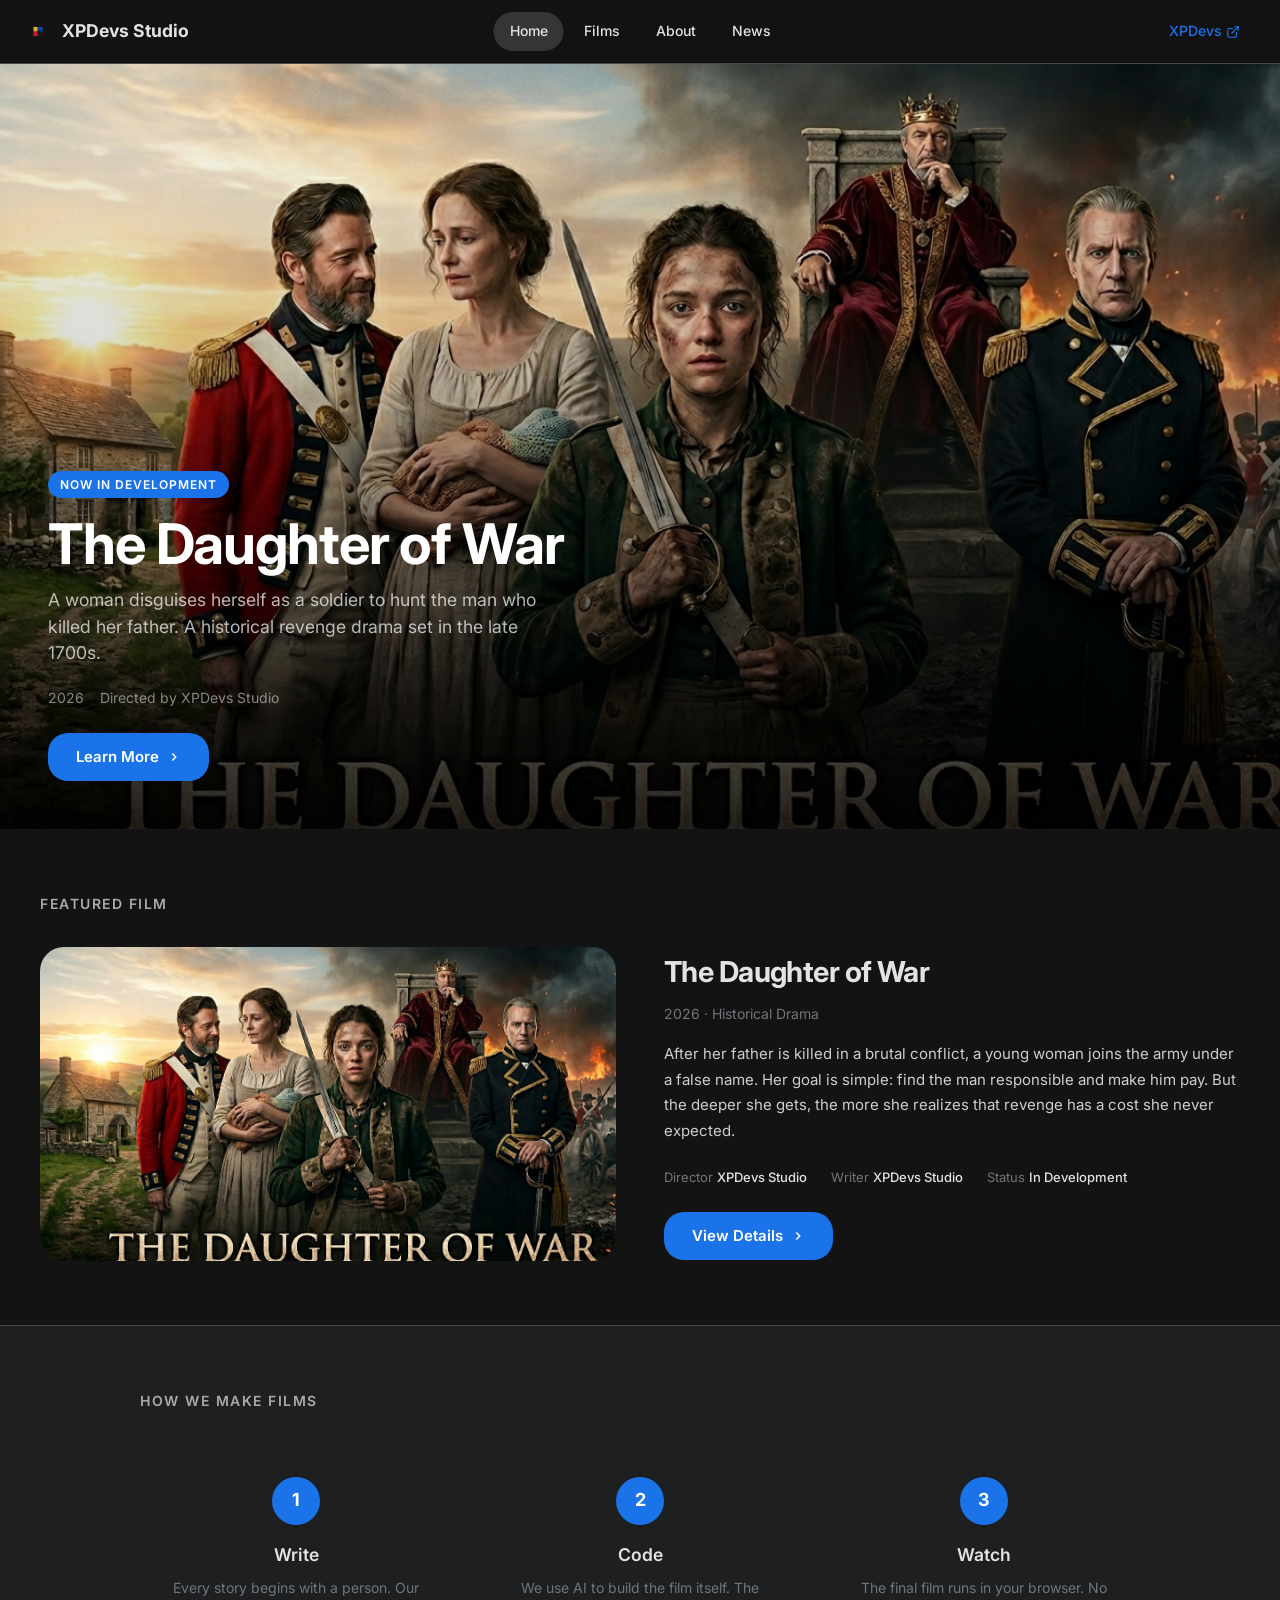
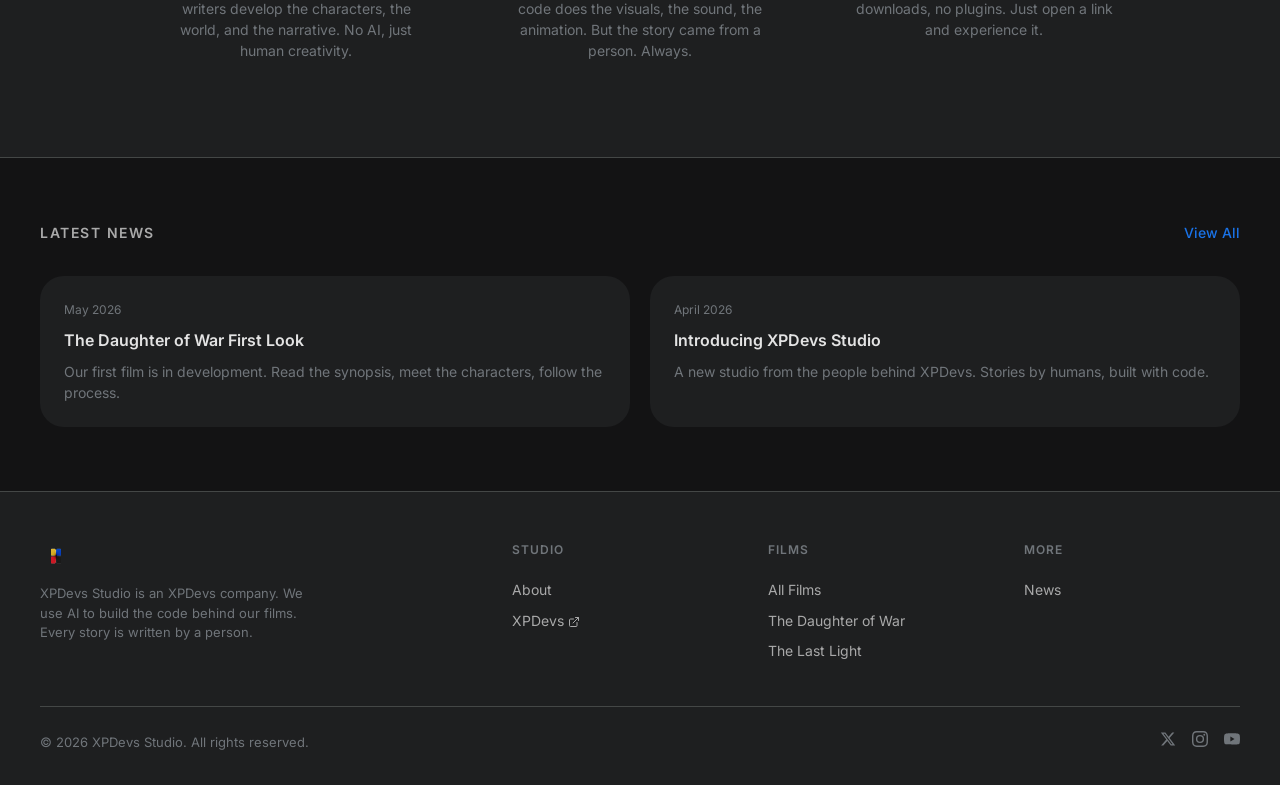
<file: index.html>
<!DOCTYPE html>
<html lang="en">
<head>
  <meta charset="UTF-8">
  <meta name="viewport" content="width=device-width, initial-scale=1.0">
  <title>XPDevs Studio</title>
  <link rel="icon" type="image/x-icon" href="logo/favicon.ico">
  <link rel="preconnect" href="https://fonts.googleapis.com">
  <link rel="preconnect" href="https://fonts.gstatic.com" crossorigin>
  <link href="https://fonts.googleapis.com/css2?family=Inter:wght@400;500;600;700&display=swap" rel="stylesheet">
  <link rel="stylesheet" href="style.css">
</head>
<body>

  <nav class="topbar">
    <div class="topbar-brand">
      <a href="index.html">
        <img src="logo/XPDevs.png" alt="XPDevs Studio">
        XPDevs Studio
      </a>
    </div>
    <div class="topbar-center">
      <a href="index.html" class="topbar-link">Home</a>
      <a href="films.html" class="topbar-link">Films</a>
      <a href="about.html" class="topbar-link">About</a>
      <a href="news.html" class="topbar-link">News</a>
    </div>
    <div class="topbar-actions">
      <a href="https://xpdevs.github.io" target="_blank" rel="noopener" class="external-link">XPDevs<svg viewBox="0 0 24 24" fill="none" stroke="currentColor" stroke-width="2" stroke-linecap="round" stroke-linejoin="round" class="external-icon" width="14" height="14"><path d="M18 13v6a2 2 0 0 1-2 2H5a2 2 0 0 1-2-2V8a2 2 0 0 1 2-2h6"/><polyline points="15 3 21 3 21 9"/><line x1="10" y1="14" x2="21" y2="3"/></svg></a>
      <button class="mobile-menu-btn" id="mobileMenuBtn" aria-label="Menu">
        <svg viewBox="0 0 24 24" fill="none" stroke="currentColor" stroke-width="2" stroke-linecap="round">
          <line x1="4" y1="6" x2="20" y2="6"/>
          <line x1="4" y1="12" x2="20" y2="12"/>
          <line x1="4" y1="18" x2="20" y2="18"/>
        </svg>
      </button>
    </div>
  </nav>

  <div class="mobile-menu" id="mobileMenu">
    <a href="index.html" class="topbar-link">Home</a>
    <a href="films.html" class="topbar-link">Films</a>
    <a href="about.html" class="topbar-link">About</a>
    <a href="news.html" class="topbar-link">News</a>
    <a href="https://xpdevs.github.io" target="_blank" rel="noopener" class="topbar-link">XPDevs</a>
  </div>

  <section class="hero">
    <div class="hero-bg" style="background-image: url('images/tdow.png'); background-size: cover; background-position: center;"></div>
    <div class="hero-content">
      <span class="hero-badge">Now in Development</span>
      <h1 class="hero-title">The Daughter of War</h1>
      <p class="hero-subtitle">A woman disguises herself as a soldier to hunt the man who killed her father. A historical revenge drama set in the late 1700s.</p>
      <div class="hero-meta">
        <span>2026</span>
        <span>Directed by XPDevs Studio</span>
      </div>
      <a href="the-daughter-of-war.html" class="hero-btn">
        Learn More
        <svg viewBox="0 0 24 24" fill="none" stroke="currentColor" stroke-width="2.5" width="14" height="14">
          <polyline points="9 18 15 12 9 6"/>
        </svg>
      </a>
    </div>
  </section>

  <section class="section">
    <div class="section-header">
      <span class="section-label">Featured Film</span>
    </div>
    <div class="featured-film">
      <div class="featured-film-image">
        <img src="images/tdow.png" alt="The Daughter of War">
      </div>
      <div class="featured-film-content">
        <h2>The Daughter of War</h2>
        <div class="film-year">2026 &middot; Historical Drama</div>
        <p class="film-description">After her father is killed in a brutal conflict, a young woman joins the army under a false name. Her goal is simple: find the man responsible and make him pay. But the deeper she gets, the more she realizes that revenge has a cost she never expected.</p>
        <div class="film-credits-short">
          <span>Director <strong>XPDevs Studio</strong></span>
          <span>Writer <strong>XPDevs Studio</strong></span>
          <span>Status <strong>In Development</strong></span>
        </div>
        <a href="the-daughter-of-war.html" class="hero-btn">
          View Details
          <svg viewBox="0 0 24 24" fill="none" stroke="currentColor" stroke-width="2.5" width="14" height="14">
            <polyline points="9 18 15 12 9 6"/>
          </svg>
        </a>
      </div>
    </div>
  </section>

  <section class="section process-section">
    <div class="section-header" style="max-width: 1000px;">
      <span class="section-label">How We Make Films</span>
    </div>
    <div class="process-grid">
      <div class="process-step">
        <div class="step-number">1</div>
        <h3>Write</h3>
        <p>Every story begins with a person. Our writers develop the characters, the world, and the narrative. No AI, just human creativity.</p>
      </div>
      <div class="process-step">
        <div class="step-number">2</div>
        <h3>Code</h3>
        <p>We use AI to build the film itself. The code does the visuals, the sound, the animation. But the story came from a person. Always.</p>
      </div>
      <div class="process-step">
        <div class="step-number">3</div>
        <h3>Watch</h3>
        <p>The final film runs in your browser. No downloads, no plugins. Just open a link and experience it.</p>
      </div>
    </div>
  </section>

  <section class="section">
    <div class="section-header">
      <span class="section-label">Latest News</span>
      <a href="news.html" class="section-link">View All</a>
    </div>
    <div class="home-news">
      <a href="news.html" class="home-news-card">
        <span class="news-card-date">May 2026</span>
        <h3>The Daughter of War First Look</h3>
        <p>Our first film is in development. Read the synopsis, meet the characters, follow the process.</p>
      </a>
      <a href="news.html" class="home-news-card">
        <span class="news-card-date">April 2026</span>
        <h3>Introducing XPDevs Studio</h3>
        <p>A new studio from the people behind XPDevs. Stories by humans, built with code.</p>
      </a>
    </div>
  </section>

  <footer class="site-footer">
    <div class="footer-inner">
      <div class="footer-brand">
        <img src="logo/XPDevs.png" alt="XPDevs">
        <p>XPDevs Studio is an XPDevs company. We use AI to build the code behind our films. Every story is written by a person.</p>
      </div>
      <div class="footer-col">
        <h4>Studio</h4>
        <a href="about.html">About</a>
        <a href="https://xpdevs.github.io" target="_blank" rel="noopener">XPDevs<svg viewBox="0 0 24 24" fill="none" stroke="currentColor" stroke-width="2" stroke-linecap="round" stroke-linejoin="round" class="external-icon" width="12" height="12"><path d="M18 13v6a2 2 0 0 1-2 2H5a2 2 0 0 1-2-2V8a2 2 0 0 1 2-2h6"/><polyline points="15 3 21 3 21 9"/><line x1="10" y1="14" x2="21" y2="3"/></svg></a>
      </div>
      <div class="footer-col">
        <h4>Films</h4>
        <a href="films.html">All Films</a>
        <a href="the-daughter-of-war.html">The Daughter of War</a>
        <a href="the-last-light.html">The Last Light</a>
      </div>
      <div class="footer-col">
        <h4>More</h4>
        <a href="news.html">News</a>
      </div>
    </div>
    <div class="footer-bottom">
      <span>&copy; 2026 XPDevs Studio. All rights reserved.</span>
      <div class="footer-social">
        <a href="#" aria-label="Twitter"><svg viewBox="0 0 24 24" fill="currentColor" width="16" height="16"><path d="M18.244 2.25h3.308l-7.227 8.26 8.502 11.24H16.17l-5.214-6.817L4.99 21.75H1.68l7.73-8.835L1.254 2.25H8.08l4.713 6.231zm-1.161 17.52h1.833L7.084 4.126H5.117z"/></svg></a>
        <a href="#" aria-label="Instagram"><svg viewBox="0 0 24 24" fill="currentColor" width="16" height="16"><path d="M12 2.163c3.204 0 3.584.012 4.85.07 3.252.148 4.771 1.691 4.919 4.919.058 1.265.069 1.645.069 4.849 0 3.205-.012 3.584-.069 4.849-.149 3.225-1.664 4.771-4.919 4.919-1.266.058-1.644.07-4.85.07-3.204 0-3.584-.012-4.849-.07-3.26-.149-4.771-1.699-4.919-4.92-.058-1.265-.07-1.644-.07-4.849 0-3.204.013-3.583.07-4.849.149-3.227 1.664-4.771 4.919-4.919 1.266-.057 1.645-.069 4.849-.069zM12 0C8.741 0 8.333.014 7.053.072 2.695.272.273 2.69.073 7.052.014 8.333 0 8.741 0 12c0 3.259.014 3.668.072 4.948.2 4.358 2.618 6.78 6.98 6.98C8.333 23.986 8.741 24 12 24c3.259 0 3.668-.014 4.948-.072 4.354-.2 6.782-2.618 6.979-6.98.059-1.28.073-1.689.073-4.948 0-3.259-.014-3.667-.072-4.947-.196-4.354-2.617-6.78-6.979-6.98C15.668.014 15.259 0 12 0zm0 5.838a6.162 6.162 0 100 12.324 6.162 6.162 0 000-12.324zM12 16a4 4 0 110-8 4 4 0 010 8zm6.406-11.845a1.44 1.44 0 100 2.881 1.44 1.44 0 000-2.881z"/></svg></a>
        <a href="#" aria-label="YouTube"><svg viewBox="0 0 24 24" fill="currentColor" width="16" height="16"><path d="M23.498 6.186a3.016 3.016 0 00-2.122-2.136C19.505 3.545 12 3.545 12 3.545s-7.505 0-9.377.505A3.017 3.017 0 00.502 6.186C0 8.07 0 12 0 12s0 3.93.502 5.814a3.016 3.016 0 002.122 2.136c1.871.505 9.376.505 9.376.505s7.505 0 9.377-.505a3.015 3.015 0 002.122-2.136C24 15.93 24 12 24 12s0-3.93-.502-5.814zM9.545 15.568V8.432L15.818 12l-6.273 3.568z"/></svg></a>
      </div>
    </div>
  </footer>

  <script src="script.js"></script>
</body>
</html>
</file>
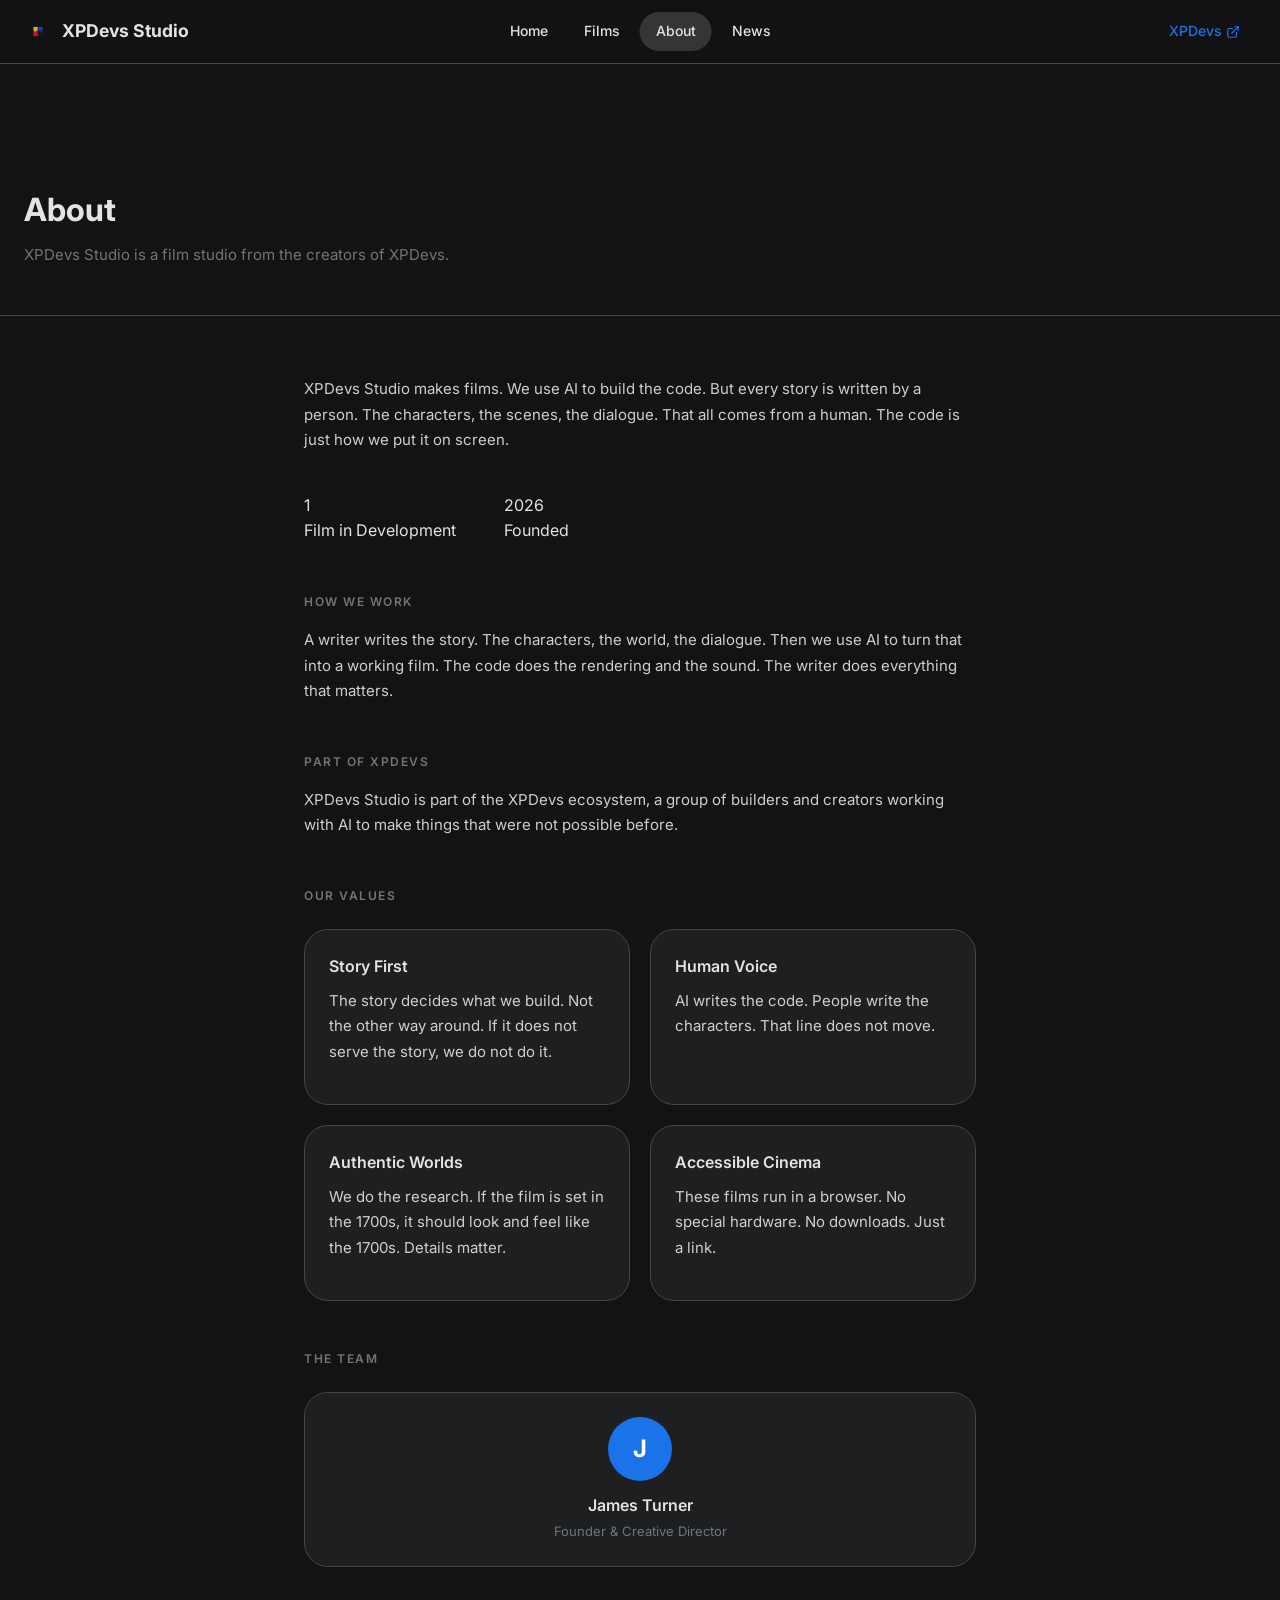
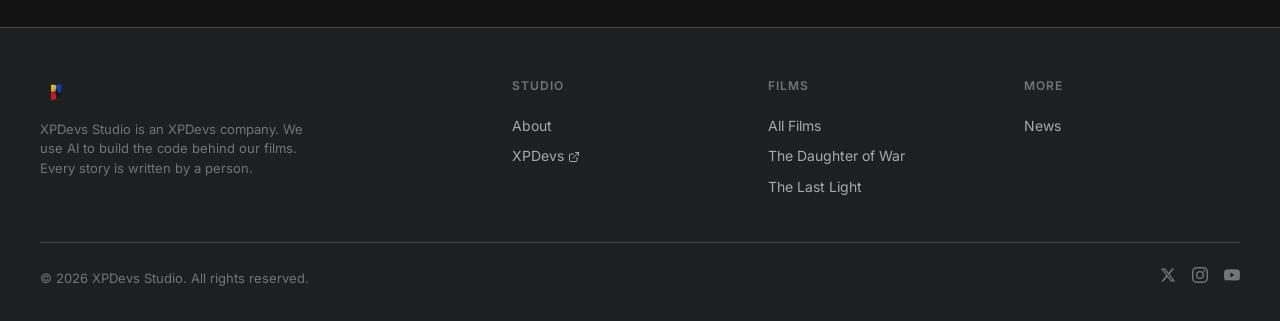
<file: about.html>
<!DOCTYPE html>
<html lang="en">
<head>
  <meta charset="UTF-8">
  <meta name="viewport" content="width=device-width, initial-scale=1.0">
  <title>About &mdash; XPDevs Studio</title>
  <link rel="icon" type="image/x-icon" href="logo/favicon.ico">
  <link rel="preconnect" href="https://fonts.googleapis.com">
  <link rel="preconnect" href="https://fonts.gstatic.com" crossorigin>
  <link href="https://fonts.googleapis.com/css2?family=Inter:wght@400;500;600;700&display=swap" rel="stylesheet">
  <link rel="stylesheet" href="style.css">
</head>
<body>

  <nav class="topbar">
    <div class="topbar-brand">
      <a href="index.html">
        <img src="logo/XPDevs.png" alt="XPDevs Studio">
        XPDevs Studio
      </a>
    </div>
    <div class="topbar-center">
      <a href="index.html" class="topbar-link">Home</a>
      <a href="films.html" class="topbar-link">Films</a>
      <a href="about.html" class="topbar-link active">About</a>
      <a href="news.html" class="topbar-link">News</a>
    </div>
    <div class="topbar-actions">
      <a href="https://xpdevs.github.io" target="_blank" rel="noopener" class="external-link">XPDevs<svg viewBox="0 0 24 24" fill="none" stroke="currentColor" stroke-width="2" stroke-linecap="round" stroke-linejoin="round" class="external-icon" width="14" height="14"><path d="M18 13v6a2 2 0 0 1-2 2H5a2 2 0 0 1-2-2V8a2 2 0 0 1 2-2h6"/><polyline points="15 3 21 3 21 9"/><line x1="10" y1="14" x2="21" y2="3"/></svg></a>
      <button class="mobile-menu-btn" id="mobileMenuBtn" aria-label="Menu">
        <svg viewBox="0 0 24 24" fill="none" stroke="currentColor" stroke-width="2" stroke-linecap="round">
          <line x1="4" y1="6" x2="20" y2="6"/>
          <line x1="4" y1="12" x2="20" y2="12"/>
          <line x1="4" y1="18" x2="20" y2="18"/>
        </svg>
      </button>
    </div>
  </nav>

  <div class="mobile-menu" id="mobileMenu">
    <a href="index.html" class="topbar-link">Home</a>
    <a href="films.html" class="topbar-link">Films</a>
    <a href="about.html" class="topbar-link">About</a>
    <a href="news.html" class="topbar-link">News</a>
    
    <a href="https://xpdevs.github.io" target="_blank" rel="noopener" class="topbar-link">XPDevs</a>
  </div>

  <div class="page-header">
    <h1>About</h1>
    <p>XPDevs Studio is a film studio from the creators of XPDevs.</p>
  </div>

  <div class="about-content">
    <p>XPDevs Studio makes films. We use AI to build the code. But every story is written by a person. The characters, the scenes, the dialogue. That all comes from a human. The code is just how we put it on screen.</p>

    <div class="about-stats">
      <div class="stat-item">
        <div class="stat-number">1</div>
        <div class="stat-label">Film in Development</div>
      </div>
      <div class="stat-item">
        <div class="stat-number">2026</div>
        <div class="stat-label">Founded</div>
      </div>
    </div>

    <h2>How We Work</h2>
    <p>A writer writes the story. The characters, the world, the dialogue. Then we use AI to turn that into a working film. The code does the rendering and the sound. The writer does everything that matters.</p>

    <h2>Part of XPDevs</h2>
    <p>XPDevs Studio is part of the XPDevs ecosystem, a group of builders and creators working with AI to make things that were not possible before.</p>

    <h2>Our Values</h2>
    <div class="values-grid">
      <div class="value-card">
        <h3>Story First</h3>
        <p>The story decides what we build. Not the other way around. If it does not serve the story, we do not do it.</p>
      </div>
      <div class="value-card">
        <h3>Human Voice</h3>
        <p>AI writes the code. People write the characters. That line does not move.</p>
      </div>
      <div class="value-card">
        <h3>Authentic Worlds</h3>
        <p>We do the research. If the film is set in the 1700s, it should look and feel like the 1700s. Details matter.</p>
      </div>
      <div class="value-card">
        <h3>Accessible Cinema</h3>
        <p>These films run in a browser. No special hardware. No downloads. Just a link.</p>
      </div>
    </div>

    <h2>The Team</h2>
    <div class="team-grid" style="grid-template-columns: 1fr;">
      <div class="team-card">
        <div class="team-avatar">J</div>
        <h3>James Turner</h3>
        <div class="team-role">Founder &amp; Creative Director</div>
      </div>
    </div>
  </div>

  <footer class="site-footer">
    <div class="footer-inner">
      <div class="footer-brand">
        <img src="logo/XPDevs.png" alt="XPDevs">
        <p>XPDevs Studio is an XPDevs company. We use AI to build the code behind our films. Every story is written by a person.</p>
      </div>
      <div class="footer-col">
        <h4>Studio</h4>
        <a href="about.html">About</a>
        <a href="https://xpdevs.github.io" target="_blank" rel="noopener">XPDevs<svg viewBox="0 0 24 24" fill="none" stroke="currentColor" stroke-width="2" stroke-linecap="round" stroke-linejoin="round" class="external-icon" width="12" height="12"><path d="M18 13v6a2 2 0 0 1-2 2H5a2 2 0 0 1-2-2V8a2 2 0 0 1 2-2h6"/><polyline points="15 3 21 3 21 9"/><line x1="10" y1="14" x2="21" y2="3"/></svg></a>
      </div>
      <div class="footer-col">
        <h4>Films</h4>
        <a href="films.html">All Films</a>
        <a href="the-daughter-of-war.html">The Daughter of War</a>
        <a href="the-last-light.html">The Last Light</a>
      </div>
      <div class="footer-col">
        <h4>More</h4>
        <a href="news.html">News</a>
      </div>
    </div>
    <div class="footer-bottom">
      <span>&copy; 2026 XPDevs Studio. All rights reserved.</span>
      <div class="footer-social">
        <a href="#" aria-label="Twitter"><svg viewBox="0 0 24 24" fill="currentColor" width="16" height="16"><path d="M18.244 2.25h3.308l-7.227 8.26 8.502 11.24H16.17l-5.214-6.817L4.99 21.75H1.68l7.73-8.835L1.254 2.25H8.08l4.713 6.231zm-1.161 17.52h1.833L7.084 4.126H5.117z"/></svg></a>
        <a href="#" aria-label="Instagram"><svg viewBox="0 0 24 24" fill="currentColor" width="16" height="16"><path d="M12 2.163c3.204 0 3.584.012 4.85.07 3.252.148 4.771 1.691 4.919 4.919.058 1.265.069 1.645.069 4.849 0 3.205-.012 3.584-.069 4.849-.149 3.225-1.664 4.771-4.919 4.919-1.266.058-1.644.07-4.85.07-3.204 0-3.584-.012-4.849-.07-3.26-.149-4.771-1.699-4.919-4.92-.058-1.265-.07-1.644-.07-4.849 0-3.204.013-3.583.07-4.849.149-3.227 1.664-4.771 4.919-4.919 1.266-.057 1.645-.069 4.849-.069zM12 0C8.741 0 8.333.014 7.053.072 2.695.272.273 2.69.073 7.052.014 8.333 0 8.741 0 12c0 3.259.014 3.668.072 4.948.2 4.358 2.618 6.78 6.98 6.98C8.333 23.986 8.741 24 12 24c3.259 0 3.668-.014 4.948-.072 4.354-.2 6.782-2.618 6.979-6.98.059-1.28.073-1.689.073-4.948 0-3.259-.014-3.667-.072-4.947-.196-4.354-2.617-6.78-6.979-6.98C15.668.014 15.259 0 12 0zm0 5.838a6.162 6.162 0 100 12.324 6.162 6.162 0 000-12.324zM12 16a4 4 0 110-8 4 4 0 010 8zm6.406-11.845a1.44 1.44 0 100 2.881 1.44 1.44 0 000-2.881z"/></svg></a>
        <a href="#" aria-label="YouTube"><svg viewBox="0 0 24 24" fill="currentColor" width="16" height="16"><path d="M23.498 6.186a3.016 3.016 0 00-2.122-2.136C19.505 3.545 12 3.545 12 3.545s-7.505 0-9.377.505A3.017 3.017 0 00.502 6.186C0 8.07 0 12 0 12s0 3.93.502 5.814a3.016 3.016 0 002.122 2.136c1.871.505 9.376.505 9.376.505s7.505 0 9.377-.505a3.015 3.015 0 002.122-2.136C24 15.93 24 12 24 12s0-3.93-.502-5.814zM9.545 15.568V8.432L15.818 12l-6.273 3.568z"/></svg></a>
      </div>
    </div>
  </footer>

  <script src="script.js"></script>
</body>
</html>
</file>
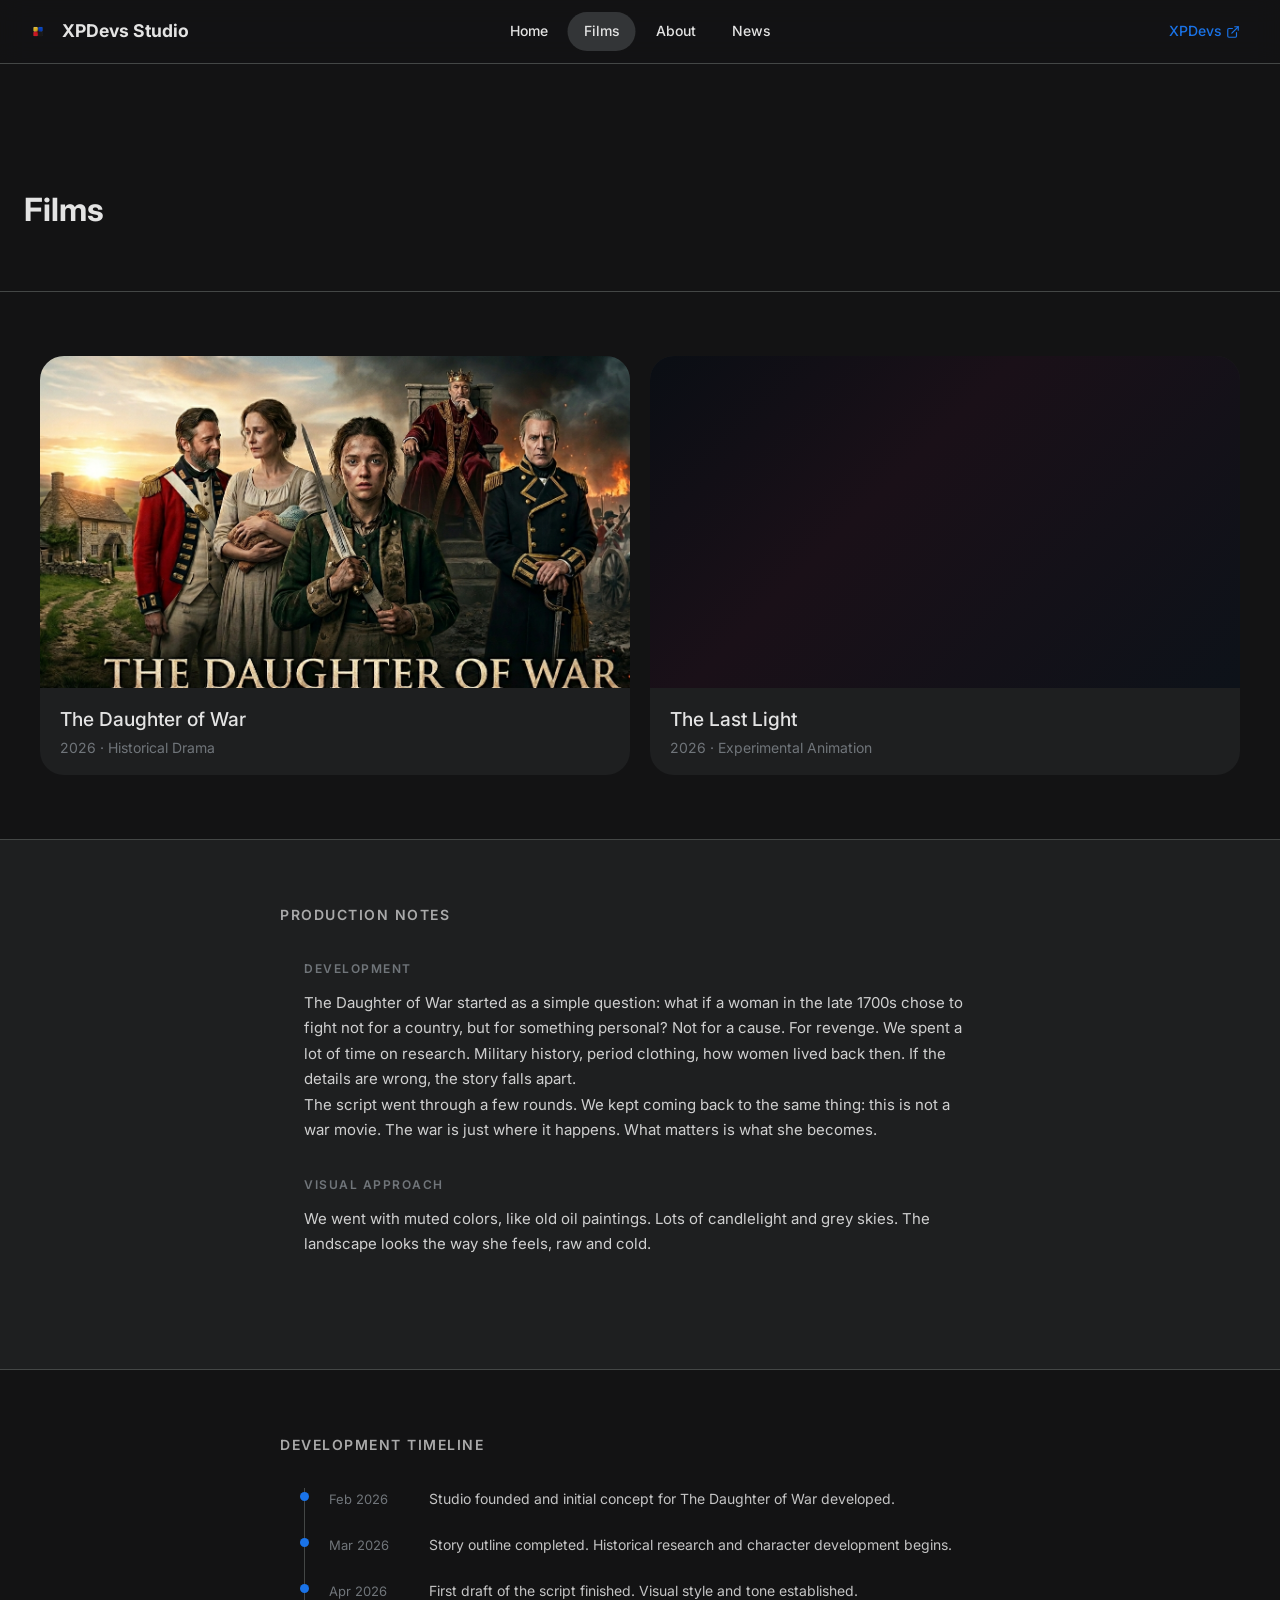
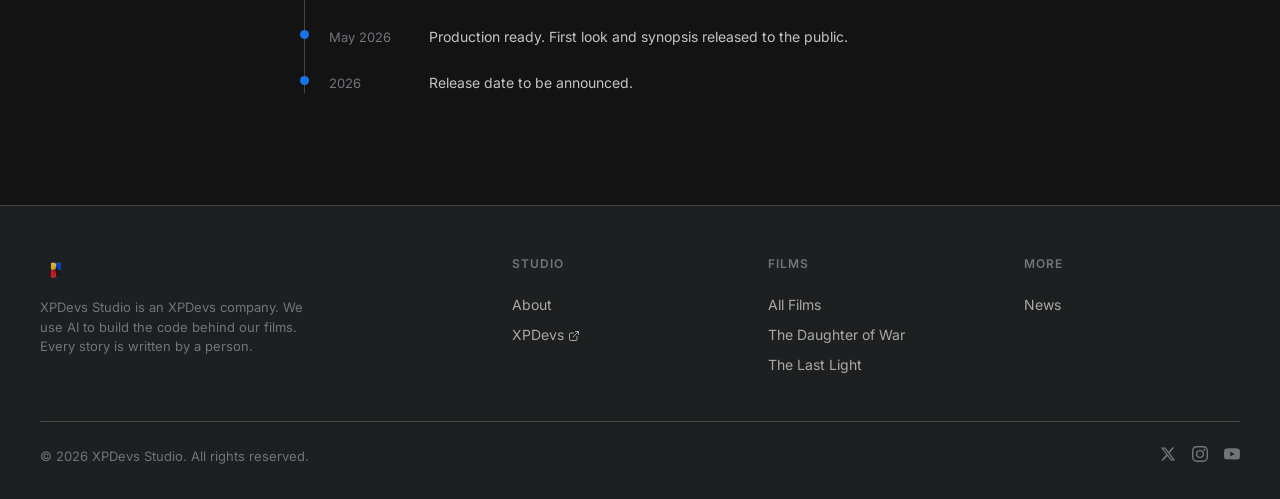
<file: films.html>
<!DOCTYPE html>
<html lang="en">
<head>
  <meta charset="UTF-8">
  <meta name="viewport" content="width=device-width, initial-scale=1.0">
  <title>Films &mdash; XPDevs Studio</title>
  <link rel="icon" type="image/x-icon" href="logo/favicon.ico">
  <link rel="preconnect" href="https://fonts.googleapis.com">
  <link rel="preconnect" href="https://fonts.gstatic.com" crossorigin>
  <link href="https://fonts.googleapis.com/css2?family=Inter:wght@400;500;600;700&display=swap" rel="stylesheet">
  <link rel="stylesheet" href="style.css">
</head>
<body>

  <nav class="topbar">
    <div class="topbar-brand">
      <a href="index.html">
        <img src="logo/XPDevs.png" alt="XPDevs Studio">
        XPDevs Studio
      </a>
    </div>
    <div class="topbar-center">
      <a href="index.html" class="topbar-link">Home</a>
      <a href="films.html" class="topbar-link active">Films</a>
      <a href="about.html" class="topbar-link">About</a>
      <a href="news.html" class="topbar-link">News</a>
    </div>
    <div class="topbar-actions">
      <a href="https://xpdevs.github.io" target="_blank" rel="noopener" class="external-link">XPDevs<svg viewBox="0 0 24 24" fill="none" stroke="currentColor" stroke-width="2" stroke-linecap="round" stroke-linejoin="round" class="external-icon" width="14" height="14"><path d="M18 13v6a2 2 0 0 1-2 2H5a2 2 0 0 1-2-2V8a2 2 0 0 1 2-2h6"/><polyline points="15 3 21 3 21 9"/><line x1="10" y1="14" x2="21" y2="3"/></svg></a>
      <button class="mobile-menu-btn" id="mobileMenuBtn" aria-label="Menu">
        <svg viewBox="0 0 24 24" fill="none" stroke="currentColor" stroke-width="2" stroke-linecap="round">
          <line x1="4" y1="6" x2="20" y2="6"/>
          <line x1="4" y1="12" x2="20" y2="12"/>
          <line x1="4" y1="18" x2="20" y2="18"/>
        </svg>
      </button>
    </div>
  </nav>

  <div class="mobile-menu" id="mobileMenu">
    <a href="index.html" class="topbar-link">Home</a>
    <a href="films.html" class="topbar-link">Films</a>
    <a href="about.html" class="topbar-link">About</a>
    <a href="news.html" class="topbar-link">News</a>
    
    <a href="https://xpdevs.github.io" target="_blank" rel="noopener" class="topbar-link">XPDevs</a>
  </div>

  <div class="page-header">
    <h1>Films</h1>
  </div>

  <section class="section">
    <div class="film-grid">
      <a href="the-daughter-of-war.html" class="film-card">
        <div class="film-card-poster">
          <img src="images/tdow.png" alt="The Daughter of War" style="width:100%;height:100%;object-fit:cover;position:absolute;inset:0;">
        </div>
        <div class="film-card-info">
          <div class="film-card-title">The Daughter of War</div>
          <div class="film-card-year">2026 &middot; Historical Drama</div>
        </div>
      </a>
      <a href="the-last-light.html" class="film-card">
        <div class="film-card-poster">
          <div style="width:100%;height:100%;position:absolute;inset:0;background:linear-gradient(135deg,#0a0e14 0%,#1a1018 40%,#0d1219 100%);"></div>
        </div>
        <div class="film-card-info">
          <div class="film-card-title">The Last Light</div>
          <div class="film-card-year">2026 &middot; Experimental Animation</div>
        </div>
      </a>
    </div>
  </section>

  <section class="section process-section">
    <div class="section-header" style="max-width: 720px;">
      <span class="section-label">Production Notes</span>
    </div>
    <div class="film-notes">
      <div>
        <h2>Development</h2>
        <p>The Daughter of War started as a simple question: what if a woman in the late 1700s chose to fight not for a country, but for something personal? Not for a cause. For revenge. We spent a lot of time on research. Military history, period clothing, how women lived back then. If the details are wrong, the story falls apart.</p>
        <p>The script went through a few rounds. We kept coming back to the same thing: this is not a war movie. The war is just where it happens. What matters is what she becomes.</p>
      </div>
      <div>
        <h2>Visual Approach</h2>
        <p>We went with muted colors, like old oil paintings. Lots of candlelight and grey skies. The landscape looks the way she feels, raw and cold.</p>
      </div>
    </div>
  </section>

  <section class="section">
    <div class="section-header" style="max-width: 720px;">
      <span class="section-label">Development Timeline</span>
    </div>
    <div class="timeline">
      <div class="timeline-item">
        <div class="timeline-dot"></div>
        <span class="timeline-date">Feb 2026</span>
        <span class="timeline-desc">Studio founded and initial concept for The Daughter of War developed.</span>
      </div>
      <div class="timeline-item">
        <div class="timeline-dot"></div>
        <span class="timeline-date">Mar 2026</span>
        <span class="timeline-desc">Story outline completed. Historical research and character development begins.</span>
      </div>
      <div class="timeline-item">
        <div class="timeline-dot"></div>
        <span class="timeline-date">Apr 2026</span>
        <span class="timeline-desc">First draft of the script finished. Visual style and tone established.</span>
      </div>
      <div class="timeline-item">
        <div class="timeline-dot"></div>
        <span class="timeline-date">May 2026</span>
        <span class="timeline-desc">Production ready. First look and synopsis released to the public.</span>
      </div>
      <div class="timeline-item">
        <div class="timeline-dot"></div>
        <span class="timeline-date">2026</span>
        <span class="timeline-desc">Release date to be announced.</span>
      </div>
    </div>
  </section>

  <footer class="site-footer">
    <div class="footer-inner">
      <div class="footer-brand">
        <img src="logo/XPDevs.png" alt="XPDevs">
        <p>XPDevs Studio is an XPDevs company. We use AI to build the code behind our films. Every story is written by a person.</p>
      </div>
      <div class="footer-col">
        <h4>Studio</h4>
        <a href="about.html">About</a>
        <a href="https://xpdevs.github.io" target="_blank" rel="noopener">XPDevs<svg viewBox="0 0 24 24" fill="none" stroke="currentColor" stroke-width="2" stroke-linecap="round" stroke-linejoin="round" class="external-icon" width="12" height="12"><path d="M18 13v6a2 2 0 0 1-2 2H5a2 2 0 0 1-2-2V8a2 2 0 0 1 2-2h6"/><polyline points="15 3 21 3 21 9"/><line x1="10" y1="14" x2="21" y2="3"/></svg></a>
      </div>
      <div class="footer-col">
        <h4>Films</h4>
        <a href="films.html">All Films</a>
        <a href="the-daughter-of-war.html">The Daughter of War</a>
        <a href="the-last-light.html">The Last Light</a>
      </div>
      <div class="footer-col">
        <h4>More</h4>
        <a href="news.html">News</a>
      </div>
    </div>
    <div class="footer-bottom">
      <span>&copy; 2026 XPDevs Studio. All rights reserved.</span>
      <div class="footer-social">
        <a href="#" aria-label="Twitter"><svg viewBox="0 0 24 24" fill="currentColor" width="16" height="16"><path d="M18.244 2.25h3.308l-7.227 8.26 8.502 11.24H16.17l-5.214-6.817L4.99 21.75H1.68l7.73-8.835L1.254 2.25H8.08l4.713 6.231zm-1.161 17.52h1.833L7.084 4.126H5.117z"/></svg></a>
        <a href="#" aria-label="Instagram"><svg viewBox="0 0 24 24" fill="currentColor" width="16" height="16"><path d="M12 2.163c3.204 0 3.584.012 4.85.07 3.252.148 4.771 1.691 4.919 4.919.058 1.265.069 1.645.069 4.849 0 3.205-.012 3.584-.069 4.849-.149 3.225-1.664 4.771-4.919 4.919-1.266.058-1.644.07-4.85.07-3.204 0-3.584-.012-4.849-.07-3.26-.149-4.771-1.699-4.919-4.92-.058-1.265-.07-1.644-.07-4.849 0-3.204.013-3.583.07-4.849.149-3.227 1.664-4.771 4.919-4.919 1.266-.057 1.645-.069 4.849-.069zM12 0C8.741 0 8.333.014 7.053.072 2.695.272.273 2.69.073 7.052.014 8.333 0 8.741 0 12c0 3.259.014 3.668.072 4.948.2 4.358 2.618 6.78 6.98 6.98C8.333 23.986 8.741 24 12 24c3.259 0 3.668-.014 4.948-.072 4.354-.2 6.782-2.618 6.979-6.98.059-1.28.073-1.689.073-4.948 0-3.259-.014-3.667-.072-4.947-.196-4.354-2.617-6.78-6.979-6.98C15.668.014 15.259 0 12 0zm0 5.838a6.162 6.162 0 100 12.324 6.162 6.162 0 000-12.324zM12 16a4 4 0 110-8 4 4 0 010 8zm6.406-11.845a1.44 1.44 0 100 2.881 1.44 1.44 0 000-2.881z"/></svg></a>
        <a href="#" aria-label="YouTube"><svg viewBox="0 0 24 24" fill="currentColor" width="16" height="16"><path d="M23.498 6.186a3.016 3.016 0 00-2.122-2.136C19.505 3.545 12 3.545 12 3.545s-7.505 0-9.377.505A3.017 3.017 0 00.502 6.186C0 8.07 0 12 0 12s0 3.93.502 5.814a3.016 3.016 0 002.122 2.136c1.871.505 9.376.505 9.376.505s7.505 0 9.377-.505a3.015 3.015 0 002.122-2.136C24 15.93 24 12 24 12s0-3.93-.502-5.814zM9.545 15.568V8.432L15.818 12l-6.273 3.568z"/></svg></a>
      </div>
    </div>
  </footer>

  <script src="script.js"></script>
</body>
</html>
</file>
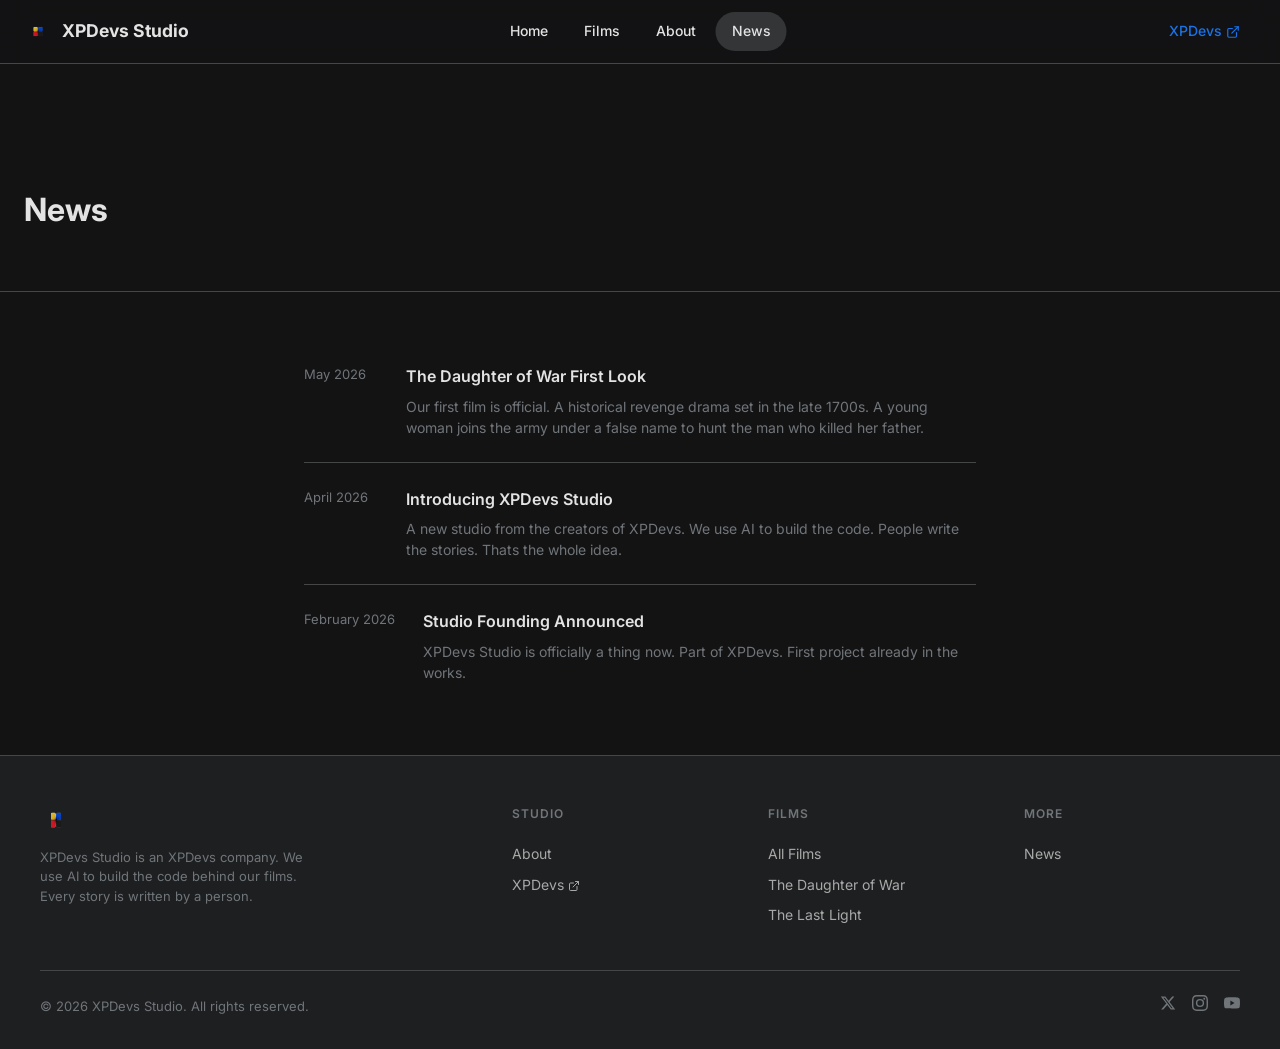
<file: news.html>
<!DOCTYPE html>
<html lang="en">
<head>
  <meta charset="UTF-8">
  <meta name="viewport" content="width=device-width, initial-scale=1.0">
  <title>News &mdash; XPDevs Studio</title>
  <link rel="icon" type="image/x-icon" href="logo/favicon.ico">
  <link rel="preconnect" href="https://fonts.googleapis.com">
  <link rel="preconnect" href="https://fonts.gstatic.com" crossorigin>
  <link href="https://fonts.googleapis.com/css2?family=Inter:wght@400;500;600;700&display=swap" rel="stylesheet">
  <link rel="stylesheet" href="style.css">
</head>
<body>

  <nav class="topbar">
    <div class="topbar-brand">
      <a href="index.html">
        <img src="logo/XPDevs.png" alt="XPDevs Studio">
        XPDevs Studio
      </a>
    </div>
    <div class="topbar-center">
      <a href="index.html" class="topbar-link">Home</a>
      <a href="films.html" class="topbar-link">Films</a>
      <a href="about.html" class="topbar-link">About</a>
      <a href="news.html" class="topbar-link active">News</a>
    </div>
    <div class="topbar-actions">
      <a href="https://xpdevs.github.io" target="_blank" rel="noopener" class="external-link">XPDevs<svg viewBox="0 0 24 24" fill="none" stroke="currentColor" stroke-width="2" stroke-linecap="round" stroke-linejoin="round" class="external-icon" width="14" height="14"><path d="M18 13v6a2 2 0 0 1-2 2H5a2 2 0 0 1-2-2V8a2 2 0 0 1 2-2h6"/><polyline points="15 3 21 3 21 9"/><line x1="10" y1="14" x2="21" y2="3"/></svg></a>
      <button class="mobile-menu-btn" id="mobileMenuBtn" aria-label="Menu">
        <svg viewBox="0 0 24 24" fill="none" stroke="currentColor" stroke-width="2" stroke-linecap="round">
          <line x1="4" y1="6" x2="20" y2="6"/>
          <line x1="4" y1="12" x2="20" y2="12"/>
          <line x1="4" y1="18" x2="20" y2="18"/>
        </svg>
      </button>
    </div>
  </nav>

  <div class="mobile-menu" id="mobileMenu">
    <a href="index.html" class="topbar-link">Home</a>
    <a href="films.html" class="topbar-link">Films</a>
    <a href="about.html" class="topbar-link">About</a>
    <a href="news.html" class="topbar-link">News</a>
    
    <a href="https://xpdevs.github.io" target="_blank" rel="noopener" class="topbar-link">XPDevs</a>
  </div>

  <div class="page-header">
    <h1>News</h1>
  </div>

  <div class="news-grid">
    <article class="news-card">
      <span class="news-card-date">May 2026</span>
      <div class="news-card-content">
        <h3>The Daughter of War First Look</h3>
        <p>Our first film is official. A historical revenge drama set in the late 1700s. A young woman joins the army under a false name to hunt the man who killed her father.</p>
      </div>
    </article>

    <article class="news-card">
      <span class="news-card-date">April 2026</span>
      <div class="news-card-content">
        <h3>Introducing XPDevs Studio</h3>
        <p>A new studio from the creators of XPDevs. We use AI to build the code. People write the stories. Thats the whole idea.</p>
      </div>
    </article>

    <article class="news-card">
      <span class="news-card-date">February 2026</span>
      <div class="news-card-content">
        <h3>Studio Founding Announced</h3>
        <p>XPDevs Studio is officially a thing now. Part of XPDevs. First project already in the works.</p>
      </div>
    </article>
  </div>

  <footer class="site-footer">
    <div class="footer-inner">
      <div class="footer-brand">
        <img src="logo/XPDevs.png" alt="XPDevs">
        <p>XPDevs Studio is an XPDevs company. We use AI to build the code behind our films. Every story is written by a person.</p>
      </div>
      <div class="footer-col">
        <h4>Studio</h4>
        <a href="about.html">About</a>
        <a href="https://xpdevs.github.io" target="_blank" rel="noopener">XPDevs<svg viewBox="0 0 24 24" fill="none" stroke="currentColor" stroke-width="2" stroke-linecap="round" stroke-linejoin="round" class="external-icon" width="12" height="12"><path d="M18 13v6a2 2 0 0 1-2 2H5a2 2 0 0 1-2-2V8a2 2 0 0 1 2-2h6"/><polyline points="15 3 21 3 21 9"/><line x1="10" y1="14" x2="21" y2="3"/></svg></a>
      </div>
      <div class="footer-col">
        <h4>Films</h4>
        <a href="films.html">All Films</a>
        <a href="the-daughter-of-war.html">The Daughter of War</a>
        <a href="the-last-light.html">The Last Light</a>
      </div>
      <div class="footer-col">
        <h4>More</h4>
        <a href="news.html">News</a>
      </div>
    </div>
    <div class="footer-bottom">
      <span>&copy; 2026 XPDevs Studio. All rights reserved.</span>
      <div class="footer-social">
        <a href="#" aria-label="Twitter"><svg viewBox="0 0 24 24" fill="currentColor" width="16" height="16"><path d="M18.244 2.25h3.308l-7.227 8.26 8.502 11.24H16.17l-5.214-6.817L4.99 21.75H1.68l7.73-8.835L1.254 2.25H8.08l4.713 6.231zm-1.161 17.52h1.833L7.084 4.126H5.117z"/></svg></a>
        <a href="#" aria-label="Instagram"><svg viewBox="0 0 24 24" fill="currentColor" width="16" height="16"><path d="M12 2.163c3.204 0 3.584.012 4.85.07 3.252.148 4.771 1.691 4.919 4.919.058 1.265.069 1.645.069 4.849 0 3.205-.012 3.584-.069 4.849-.149 3.225-1.664 4.771-4.919 4.919-1.266.058-1.644.07-4.85.07-3.204 0-3.584-.012-4.849-.07-3.26-.149-4.771-1.699-4.919-4.92-.058-1.265-.07-1.644-.07-4.849 0-3.204.013-3.583.07-4.849.149-3.227 1.664-4.771 4.919-4.919 1.266-.057 1.645-.069 4.849-.069zM12 0C8.741 0 8.333.014 7.053.072 2.695.272.273 2.69.073 7.052.014 8.333 0 8.741 0 12c0 3.259.014 3.668.072 4.948.2 4.358 2.618 6.78 6.98 6.98C8.333 23.986 8.741 24 12 24c3.259 0 3.668-.014 4.948-.072 4.354-.2 6.782-2.618 6.979-6.98.059-1.28.073-1.689.073-4.948 0-3.259-.014-3.667-.072-4.947-.196-4.354-2.617-6.78-6.979-6.98C15.668.014 15.259 0 12 0zm0 5.838a6.162 6.162 0 100 12.324 6.162 6.162 0 000-12.324zM12 16a4 4 0 110-8 4 4 0 010 8zm6.406-11.845a1.44 1.44 0 100 2.881 1.44 1.44 0 000-2.881z"/></svg></a>
        <a href="#" aria-label="YouTube"><svg viewBox="0 0 24 24" fill="currentColor" width="16" height="16"><path d="M23.498 6.186a3.016 3.016 0 00-2.122-2.136C19.505 3.545 12 3.545 12 3.545s-7.505 0-9.377.505A3.017 3.017 0 00.502 6.186C0 8.07 0 12 0 12s0 3.93.502 5.814a3.016 3.016 0 002.122 2.136c1.871.505 9.376.505 9.376.505s7.505 0 9.377-.505a3.015 3.015 0 002.122-2.136C24 15.93 24 12 24 12s0-3.93-.502-5.814zM9.545 15.568V8.432L15.818 12l-6.273 3.568z"/></svg></a>
      </div>
    </div>
  </footer>

  <script src="script.js"></script>
</body>
</html>
</file>
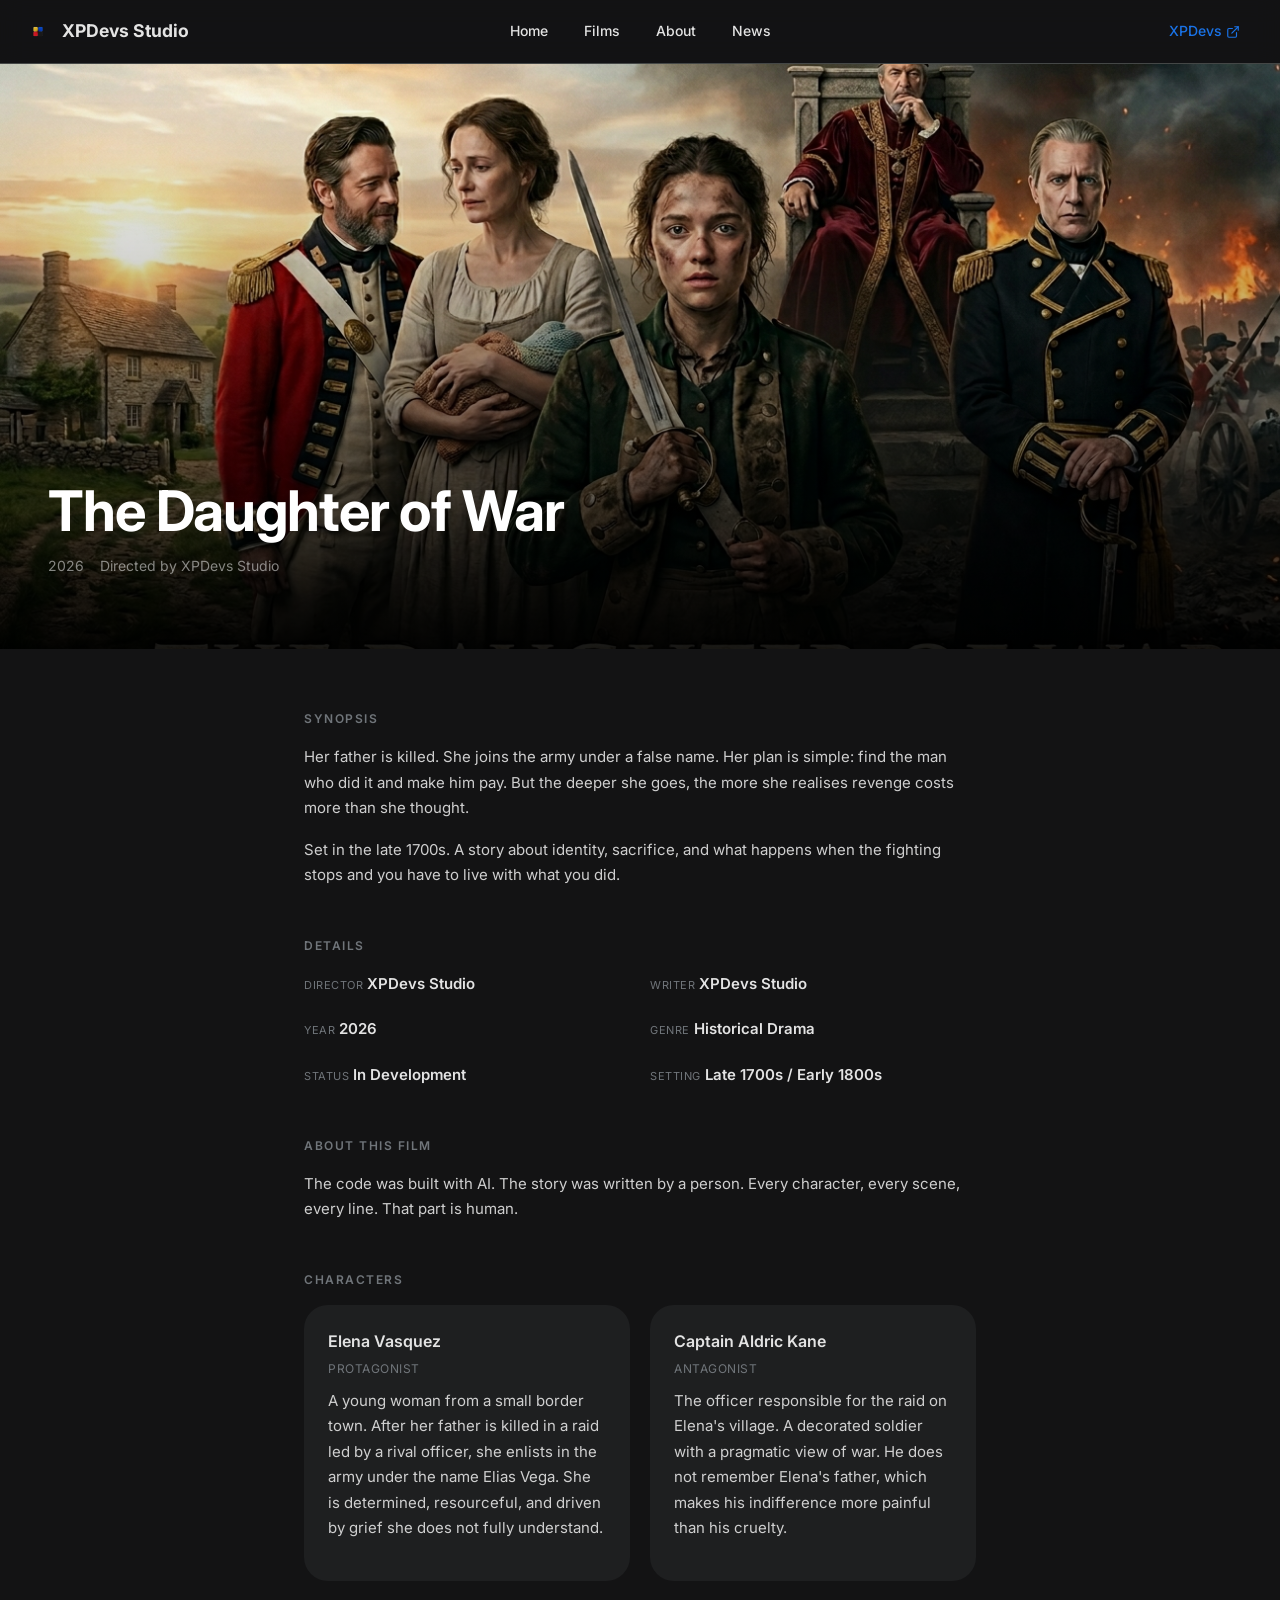
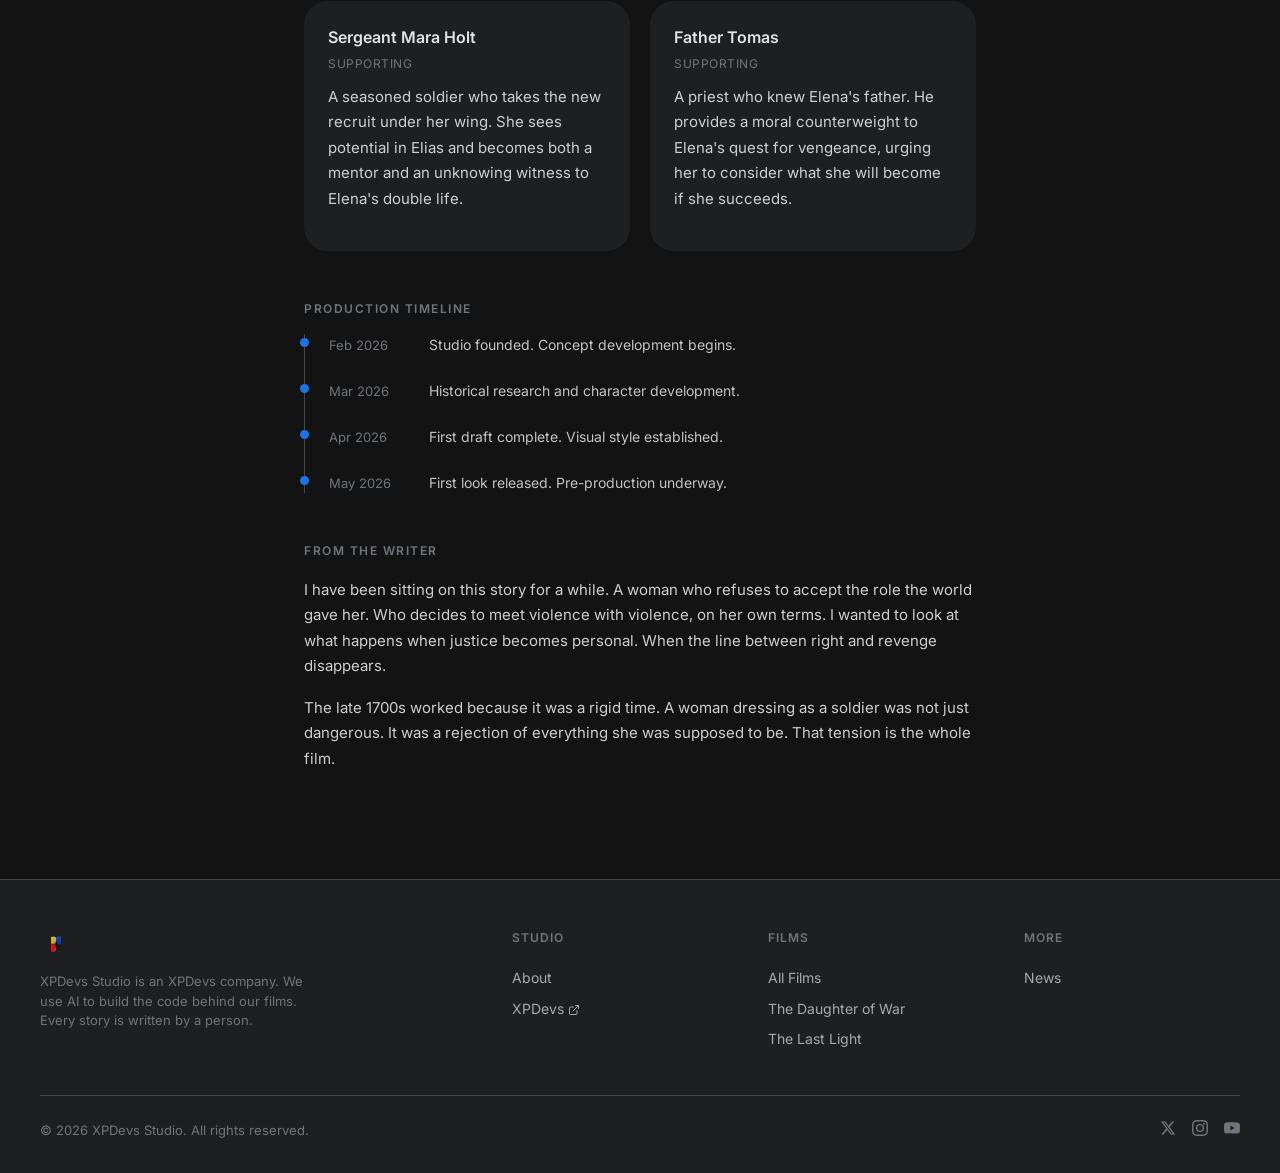
<file: the-daughter-of-war.html>
<!DOCTYPE html>
<html lang="en">
<head>
  <meta charset="UTF-8">
  <meta name="viewport" content="width=device-width, initial-scale=1.0">
  <title>The Daughter of War &mdash; XPDevs Studio</title>
  <link rel="icon" type="image/x-icon" href="logo/favicon.ico">
  <link rel="preconnect" href="https://fonts.googleapis.com">
  <link rel="preconnect" href="https://fonts.gstatic.com" crossorigin>
  <link href="https://fonts.googleapis.com/css2?family=Inter:wght@400;500;600;700&display=swap" rel="stylesheet">
  <link rel="stylesheet" href="style.css">
</head>
<body>

  <nav class="topbar">
    <div class="topbar-brand">
      <a href="index.html">
        <img src="logo/XPDevs.png" alt="XPDevs Studio">
        XPDevs Studio
      </a>
    </div>
    <div class="topbar-center">
      <a href="index.html" class="topbar-link">Home</a>
      <a href="films.html" class="topbar-link">Films</a>
      <a href="about.html" class="topbar-link">About</a>
      <a href="news.html" class="topbar-link">News</a>
    </div>
    <div class="topbar-actions">
      <a href="https://xpdevs.github.io" target="_blank" rel="noopener" class="external-link">XPDevs<svg viewBox="0 0 24 24" fill="none" stroke="currentColor" stroke-width="2" stroke-linecap="round" stroke-linejoin="round" class="external-icon" width="14" height="14"><path d="M18 13v6a2 2 0 0 1-2 2H5a2 2 0 0 1-2-2V8a2 2 0 0 1 2-2h6"/><polyline points="15 3 21 3 21 9"/><line x1="10" y1="14" x2="21" y2="3"/></svg></a>
      <button class="mobile-menu-btn" id="mobileMenuBtn" aria-label="Menu">
        <svg viewBox="0 0 24 24" fill="none" stroke="currentColor" stroke-width="2" stroke-linecap="round">
          <line x1="4" y1="6" x2="20" y2="6"/>
          <line x1="4" y1="12" x2="20" y2="12"/>
          <line x1="4" y1="18" x2="20" y2="18"/>
        </svg>
      </button>
    </div>
  </nav>

  <div class="mobile-menu" id="mobileMenu">
    <a href="index.html" class="topbar-link">Home</a>
    <a href="films.html" class="topbar-link">Films</a>
    <a href="about.html" class="topbar-link">About</a>
    <a href="news.html" class="topbar-link">News</a>
    
    <a href="https://xpdevs.github.io" target="_blank" rel="noopener" class="topbar-link">XPDevs</a>
  </div>

  <section class="film-detail-hero">
    <div class="hero-bg" style="background-image: url('images/tdow.png'); background-size: cover; background-position: center;"></div>
    <div class="hero-content">
      <h1 class="hero-title">The Daughter of War</h1>
      <div class="hero-meta">
        <span>2026</span>
        <span>Directed by XPDevs Studio</span>
      </div>
    </div>
  </section>

  <div class="film-detail-body">
    <div class="film-detail-section">
      <h2>Synopsis</h2>
      <p>Her father is killed. She joins the army under a false name. Her plan is simple: find the man who did it and make him pay. But the deeper she goes, the more she realises revenge costs more than she thought.</p>
      <p>Set in the late 1700s. A story about identity, sacrifice, and what happens when the fighting stops and you have to live with what you did.</p>
    </div>

    <div class="film-detail-section">
      <h2>Details</h2>
      <div class="film-credits">
        <div class="credit-item">
          <span class="credit-role">Director</span>
          <span class="credit-name">XPDevs Studio</span>
        </div>
        <div class="credit-item">
          <span class="credit-role">Writer</span>
          <span class="credit-name">XPDevs Studio</span>
        </div>
        <div class="credit-item">
          <span class="credit-role">Year</span>
          <span class="credit-name">2026</span>
        </div>
        <div class="credit-item">
          <span class="credit-role">Genre</span>
          <span class="credit-name">Historical Drama</span>
        </div>
        <div class="credit-item">
          <span class="credit-role">Status</span>
          <span class="credit-name">In Development</span>
        </div>
        <div class="credit-item">
          <span class="credit-role">Setting</span>
          <span class="credit-name">Late 1700s / Early 1800s</span>
        </div>
      </div>
    </div>

    <div class="film-detail-section">
      <h2>About This Film</h2>
      <p>The code was built with AI. The story was written by a person. Every character, every scene, every line. That part is human.</p>
    </div>

    <div class="film-detail-section">
      <h2>Characters</h2>
      <div class="character-grid">
        <div class="character-card">
          <h3>Elena Vasquez</h3>
          <div class="character-role">Protagonist</div>
          <p>A young woman from a small border town. After her father is killed in a raid led by a rival officer, she enlists in the army under the name Elias Vega. She is determined, resourceful, and driven by grief she does not fully understand.</p>
        </div>
        <div class="character-card">
          <h3>Captain Aldric Kane</h3>
          <div class="character-role">Antagonist</div>
          <p>The officer responsible for the raid on Elena's village. A decorated soldier with a pragmatic view of war. He does not remember Elena's father, which makes his indifference more painful than his cruelty.</p>
        </div>
        <div class="character-card">
          <h3>Sergeant Mara Holt</h3>
          <div class="character-role">Supporting</div>
          <p>A seasoned soldier who takes the new recruit under her wing. She sees potential in Elias and becomes both a mentor and an unknowing witness to Elena's double life.</p>
        </div>
        <div class="character-card">
          <h3>Father Tomas</h3>
          <div class="character-role">Supporting</div>
          <p>A priest who knew Elena's father. He provides a moral counterweight to Elena's quest for vengeance, urging her to consider what she will become if she succeeds.</p>
        </div>
      </div>
    </div>

    <div class="film-detail-section">
      <h2>Production Timeline</h2>
      <div class="timeline" style="padding: 0;">
        <div class="timeline-item">
          <div class="timeline-dot"></div>
          <span class="timeline-date">Feb 2026</span>
          <span class="timeline-desc">Studio founded. Concept development begins.</span>
        </div>
        <div class="timeline-item">
          <div class="timeline-dot"></div>
          <span class="timeline-date">Mar 2026</span>
          <span class="timeline-desc">Historical research and character development.</span>
        </div>
        <div class="timeline-item">
          <div class="timeline-dot"></div>
          <span class="timeline-date">Apr 2026</span>
          <span class="timeline-desc">First draft complete. Visual style established.</span>
        </div>
        <div class="timeline-item">
          <div class="timeline-dot"></div>
          <span class="timeline-date">May 2026</span>
          <span class="timeline-desc">First look released. Pre-production underway.</span>
        </div>
      </div>
    </div>

    <div class="film-detail-section">
      <h2>From the Writer</h2>
      <p>I have been sitting on this story for a while. A woman who refuses to accept the role the world gave her. Who decides to meet violence with violence, on her own terms. I wanted to look at what happens when justice becomes personal. When the line between right and revenge disappears.</p>
      <p>The late 1700s worked because it was a rigid time. A woman dressing as a soldier was not just dangerous. It was a rejection of everything she was supposed to be. That tension is the whole film.</p>
    </div>
  </div>

  <footer class="site-footer">
    <div class="footer-inner">
      <div class="footer-brand">
        <img src="logo/XPDevs.png" alt="XPDevs">
        <p>XPDevs Studio is an XPDevs company. We use AI to build the code behind our films. Every story is written by a person.</p>
      </div>
      <div class="footer-col">
        <h4>Studio</h4>
        <a href="about.html">About</a>
        <a href="https://xpdevs.github.io" target="_blank" rel="noopener">XPDevs<svg viewBox="0 0 24 24" fill="none" stroke="currentColor" stroke-width="2" stroke-linecap="round" stroke-linejoin="round" class="external-icon" width="12" height="12"><path d="M18 13v6a2 2 0 0 1-2 2H5a2 2 0 0 1-2-2V8a2 2 0 0 1 2-2h6"/><polyline points="15 3 21 3 21 9"/><line x1="10" y1="14" x2="21" y2="3"/></svg></a>
      </div>
      <div class="footer-col">
        <h4>Films</h4>
        <a href="films.html">All Films</a>
        <a href="the-daughter-of-war.html">The Daughter of War</a>
        <a href="the-last-light.html">The Last Light</a>
      </div>
      <div class="footer-col">
        <h4>More</h4>
        <a href="news.html">News</a>
      </div>
    </div>
    <div class="footer-bottom">
      <span>&copy; 2026 XPDevs Studio. All rights reserved.</span>
      <div class="footer-social">
        <a href="#" aria-label="Twitter"><svg viewBox="0 0 24 24" fill="currentColor" width="16" height="16"><path d="M18.244 2.25h3.308l-7.227 8.26 8.502 11.24H16.17l-5.214-6.817L4.99 21.75H1.68l7.73-8.835L1.254 2.25H8.08l4.713 6.231zm-1.161 17.52h1.833L7.084 4.126H5.117z"/></svg></a>
        <a href="#" aria-label="Instagram"><svg viewBox="0 0 24 24" fill="currentColor" width="16" height="16"><path d="M12 2.163c3.204 0 3.584.012 4.85.07 3.252.148 4.771 1.691 4.919 4.919.058 1.265.069 1.645.069 4.849 0 3.205-.012 3.584-.069 4.849-.149 3.225-1.664 4.771-4.919 4.919-1.266.058-1.644.07-4.85.07-3.204 0-3.584-.012-4.849-.07-3.26-.149-4.771-1.699-4.919-4.92-.058-1.265-.07-1.644-.07-4.849 0-3.204.013-3.583.07-4.849.149-3.227 1.664-4.771 4.919-4.919 1.266-.057 1.645-.069 4.849-.069zM12 0C8.741 0 8.333.014 7.053.072 2.695.272.273 2.69.073 7.052.014 8.333 0 8.741 0 12c0 3.259.014 3.668.072 4.948.2 4.358 2.618 6.78 6.98 6.98C8.333 23.986 8.741 24 12 24c3.259 0 3.668-.014 4.948-.072 4.354-.2 6.782-2.618 6.979-6.98.059-1.28.073-1.689.073-4.948 0-3.259-.014-3.667-.072-4.947-.196-4.354-2.617-6.78-6.979-6.98C15.668.014 15.259 0 12 0zm0 5.838a6.162 6.162 0 100 12.324 6.162 6.162 0 000-12.324zM12 16a4 4 0 110-8 4 4 0 010 8zm6.406-11.845a1.44 1.44 0 100 2.881 1.44 1.44 0 000-2.881z"/></svg></a>
        <a href="#" aria-label="YouTube"><svg viewBox="0 0 24 24" fill="currentColor" width="16" height="16"><path d="M23.498 6.186a3.016 3.016 0 00-2.122-2.136C19.505 3.545 12 3.545 12 3.545s-7.505 0-9.377.505A3.017 3.017 0 00.502 6.186C0 8.07 0 12 0 12s0 3.93.502 5.814a3.016 3.016 0 002.122 2.136c1.871.505 9.376.505 9.376.505s7.505 0 9.377-.505a3.015 3.015 0 002.122-2.136C24 15.93 24 12 24 12s0-3.93-.502-5.814zM9.545 15.568V8.432L15.818 12l-6.273 3.568z"/></svg></a>
      </div>
    </div>
  </footer>

  <script src="script.js"></script>
</body>
</html>
</file>
<file: style.css>
:root {
  --bg: #131314;
  --text: #e3e3e3;
  --sidebar: #1e1f20;
  --content-bg: #131314;
  --input-bg: #1e1f20;
  --border: #444746;
  --primary: #1a73e8;
  --user-msg-bg: #282a2c;
  --active-item: #333537;
  --modal-bg: #1e1f20;

  --font-stack: "Inter", "Segoe UI", Roboto, sans-serif;

  --error: #ff4d4d;
  --success: #28a645;
  --caption-gray: #aaa;
  --warning-gray: #70757a;
  --chip-active: #3b82f6;
  --modal-overlay: rgba(0,0,0,0.4);
  --icon-hover: rgba(128,128,128,0.1);

  --radius-sm: 6px;
  --radius-md: 8px;
  --radius-lg: 10px;
  --radius-xl: 16px;
  --radius-2xl: 20px;
  --radius-3xl: 22px;
  --radius-4xl: 24px;
  --radius-5xl: 25px;
  --radius-6xl: 28px;
  --radius-full: 32px;
  --radius-circle: 50%;

  --shadow-dropdown: 0 10px 25px rgba(0,0,0,0.2);
  --shadow-modal: 0 8px 30px rgba(0,0,0,0.3);

  --transition-fast: 0.2s ease;
  --transition-normal: 0.3s;
}

*, *::before, *::after {
  box-sizing: border-box;
  margin: 0;
  padding: 0;
}

html {
  -webkit-font-smoothing: antialiased;
  -moz-osx-font-smoothing: grayscale;
}

body {
  font-family: var(--font-stack);
  background: var(--bg);
  color: var(--text);
  line-height: 1.6;
}

a { color: inherit; text-decoration: none; }
ul { list-style: none; }
img { max-width: 100%; height: auto; display: block; }
button, input, textarea, select { font-family: inherit; }

/* ===== Top Bar ===== */
.topbar {
  position: sticky;
  top: 0;
  width: 100%;
  height: 64px;
  display: flex;
  align-items: center;
  justify-content: space-between;
  padding: 0 24px;
  background: rgba(19, 19, 20, 0.85);
  -webkit-backdrop-filter: blur(12px);
  backdrop-filter: blur(12px);
  border-bottom: 1px solid var(--border);
  z-index: 1000;
}

.topbar-brand a {
  display: flex;
  align-items: center;
  gap: 10px;
  font-weight: 700;
  font-size: 1.1rem;
}

.topbar-brand img {
  width: 28px;
  height: auto;
  border-radius: var(--radius-md);
  object-fit: contain;
}

.topbar-center {
  display: flex;
  gap: 4px;
  align-items: center;
  position: absolute;
  left: 50%;
  transform: translateX(-50%);
}

.topbar-link {
  padding: 8px 16px;
  font-size: 14px;
  font-weight: 500;
  border-radius: var(--radius-4xl);
  transition: background var(--transition-fast);
}

.topbar-link:hover {
  background: var(--active-item);
}

.topbar-link.active {
  background: var(--active-item);
}

.topbar-actions {
  display: flex;
  align-items: center;
  gap: 8px;
}

/* ===== External Link ===== */
.external-link {
  font-size: 14px;
  font-weight: 500;
  color: var(--primary);
  padding: 8px 16px;
  border-radius: var(--radius-4xl);
  transition: background var(--transition-fast);
}

.external-link:hover {
  background: var(--active-item);
}

.external-icon {
  margin-left: 4px;
  vertical-align: middle;
}

.mobile-menu-btn {
  display: none;
  background: transparent;
  border: none;
  cursor: pointer;
  color: var(--text);
  padding: 6px;
  border-radius: var(--radius-sm);
  transition: background var(--transition-fast);
}

.mobile-menu-btn:hover {
  background: var(--icon-hover);
}

.mobile-menu-btn svg { width: 20px; height: 20px; }

.mobile-menu {
  display: none;
  position: fixed;
  top: 64px;
  left: 0;
  width: 100%;
  background: var(--content-bg);
  padding: 8px 16px 16px;
  z-index: 999;
  flex-direction: column;
  gap: 2px;
  border-bottom: 1px solid var(--border);
}

.mobile-menu.open { display: flex; }

.mobile-menu .topbar-link {
  display: block;
  padding: 12px 12px;
}

/* ===== Hero ===== */
.hero {
  position: relative;
  width: 100%;
  height: 85vh;
  min-height: 550px;
  max-height: 800px;
  overflow: hidden;
  display: flex;
  align-items: flex-end;
  padding: 48px;
}

.hero-bg {
  position: absolute;
  inset: 0;
  z-index: 0;
}

.hero-bg::after {
  content: '';
  position: absolute;
  inset: 0;
  background: linear-gradient(to top, rgba(0,0,0,0.85) 0%, rgba(0,0,0,0.15) 60%, transparent 100%);
}

@keyframes fadeInUp {
  from { opacity: 0; transform: translateY(30px); }
  to { opacity: 1; transform: translateY(0); }
}

.hero-content {
  position: relative;
  z-index: 1;
  max-width: 700px;
  animation: fadeInUp 0.8s ease-out;
}

.hero-badge, .hero-title, .hero-subtitle, .hero-meta, .hero-btn {
  animation: fadeInUp 0.8s ease-out backwards;
}
.hero-badge { animation-delay: 0.1s; }
.hero-title { animation-delay: 0.2s; }
.hero-subtitle { animation-delay: 0.3s; }
.hero-meta { animation-delay: 0.4s; }
.hero-btn { animation-delay: 0.5s; }

.hero-badge {
  display: inline-block;
  padding: 4px 12px;
  border-radius: var(--radius-full);
  background: var(--primary);
  color: #fff;
  font-size: 12px;
  font-weight: 600;
  text-transform: uppercase;
  letter-spacing: 1px;
  margin-bottom: 16px;
}

.hero-title {
  font-size: 3.5rem;
  font-weight: 700;
  margin-bottom: 12px;
  line-height: 1.1;
  color: #fff;
  letter-spacing: -0.02em;
}

.hero-subtitle {
  font-size: 1.1rem;
  color: rgba(255,255,255,0.7);
  margin-bottom: 20px;
  max-width: 500px;
  line-height: 1.5;
}

.hero-meta {
  display: flex;
  gap: 16px;
  align-items: center;
  font-size: 14px;
  color: rgba(255,255,255,0.5);
  margin-bottom: 24px;
}

.hero-btn {
  display: inline-flex;
  align-items: center;
  gap: 8px;
  padding: 12px 28px;
  background: var(--primary);
  color: #fff;
  font-weight: 600;
  font-size: 15px;
  border: none;
  border-radius: var(--radius-2xl);
  cursor: pointer;
  transition: transform var(--transition-fast);
}

.hero-btn:hover {
  transform: translateY(-1px);
}

/* ===== Sections ===== */
.section {
  padding: 64px 24px;
}

.section-header {
  max-width: 1200px;
  margin: 0 auto 32px;
  display: flex;
  align-items: center;
  justify-content: space-between;
}

.section-label {
  font-size: 14px;
  font-weight: 600;
  text-transform: uppercase;
  letter-spacing: 1.5px;
  color: var(--caption-gray);
}

.section-link {
  font-size: 14px;
  font-weight: 500;
  color: var(--primary);
  transition: opacity var(--transition-fast);
}

.section-link:hover {
  opacity: 0.8;
}

/* ===== Film Grid ===== */
.film-grid {
  max-width: 1200px;
  margin: 0 auto;
  display: grid;
  grid-template-columns: repeat(2, 1fr);
  gap: 20px;
}

.film-card {
  display: block;
  overflow: hidden;
  background: var(--sidebar);
  border-radius: var(--radius-4xl);
  transition: transform var(--transition-fast);
}

.film-card:hover {
  transform: translateY(-4px);
}

.film-card-poster {
  position: relative;
  aspect-ratio: 16 / 9;
  overflow: hidden;
}

.film-card-poster img,
.film-card-poster > div {
  width: 100%;
  height: 100%;
  object-fit: cover;
  position: absolute;
  inset: 0;
  transition: transform 0.4s ease;
}

.film-card:hover .film-card-poster img,
.film-card:hover .film-card-poster > div {
  transform: scale(1.05);
}

.film-card-info {
  padding: 16px 20px;
}

.film-card-title {
  font-size: 1.2rem;
  font-weight: 500;
  margin-bottom: 2px;
}

.film-card-year {
  font-size: 14px;
  color: var(--warning-gray);
}

/* ===== Featured Film ===== */
.featured-film {
  max-width: 1200px;
  margin: 0 auto;
  display: grid;
  grid-template-columns: 1fr 1fr;
  gap: 48px;
  align-items: center;
}

.featured-film-image {
  position: relative;
  border-radius: var(--radius-4xl);
  overflow: hidden;
  background: var(--sidebar);
  transition: transform 0.4s ease;
}

.featured-film-image:hover {
  transform: scale(1.02);
}

.featured-film-image img {
  width: 100%;
  display: block;
}

.featured-film-content h2 {
  font-size: 1.8rem;
  font-weight: 700;
  margin-bottom: 8px;
  letter-spacing: -0.02em;
}

.featured-film-content .film-year {
  font-size: 14px;
  color: var(--warning-gray);
  margin-bottom: 16px;
}

.featured-film-content .film-description {
  font-size: 15px;
  line-height: 1.7;
  color: var(--text);
  opacity: 0.9;
  margin-bottom: 24px;
}

.featured-film-content .film-credits-short {
  display: flex;
  gap: 24px;
  margin-bottom: 24px;
  font-size: 13px;
}

.featured-film-content .film-credits-short span {
  color: var(--warning-gray);
}

.featured-film-content .film-credits-short strong {
  color: var(--text);
  font-weight: 500;
}

/* ===== Process Steps ===== */
.process-section {
  background: var(--sidebar);
  border-top: 1px solid var(--border);
  border-bottom: 1px solid var(--border);
}

.process-grid {
  max-width: 1000px;
  margin: 0 auto;
  display: grid;
  grid-template-columns: repeat(3, 1fr);
  gap: 32px;
}

.process-step {
  text-align: center;
  padding: 32px 24px;
}

.process-step .step-number {
  display: inline-flex;
  align-items: center;
  justify-content: center;
  width: 48px;
  height: 48px;
  border-radius: var(--radius-circle);
  background: var(--primary);
  color: #fff;
  font-weight: 700;
  font-size: 18px;
  margin-bottom: 16px;
}

.process-step h3 {
  font-size: 1.1rem;
  font-weight: 600;
  margin-bottom: 8px;
}

.process-step p {
  font-size: 14px;
  color: var(--warning-gray);
  line-height: 1.5;
}

/* ===== Home News Preview ===== */
.home-news {
  max-width: 1200px;
  margin: 0 auto;
  display: grid;
  grid-template-columns: 1fr 1fr;
  gap: 20px;
}

.home-news-card {
  display: flex;
  flex-direction: column;
  gap: 8px;
  padding: 24px;
  background: var(--sidebar);
  border-radius: var(--radius-4xl);
  transition: background var(--transition-fast);
}

.home-news-card:hover {
  background: var(--active-item);
}

.home-news-card .news-card-date {
  font-size: 12px;
  color: var(--warning-gray);
}

.home-news-card h3 {
  font-size: 1rem;
  font-weight: 600;
}

.home-news-card p {
  font-size: 14px;
  color: var(--warning-gray);
  line-height: 1.5;
}

/* ===== Film Notes ===== */
.film-notes {
  max-width: 720px;
  margin: 0 auto;
  padding: 0 24px 48px;
  display: flex;
  flex-direction: column;
  gap: 32px;
}

.film-notes h2 {
  font-size: 12px;
  font-weight: 600;
  text-transform: uppercase;
  letter-spacing: 1.5px;
  color: var(--warning-gray);
  margin-bottom: 12px;
}

.film-notes p {
  font-size: 15px;
  line-height: 1.7;
  color: var(--text);
  opacity: 0.9;
}

/* ===== Timeline ===== */
.timeline {
  max-width: 720px;
  margin: 0 auto;
  padding: 0 24px 48px;
}

.timeline h2 {
  font-size: 12px;
  font-weight: 600;
  text-transform: uppercase;
  letter-spacing: 1.5px;
  color: var(--warning-gray);
  margin-bottom: 24px;
}

.timeline-item {
  display: flex;
  gap: 20px;
  padding-bottom: 24px;
  position: relative;
  padding-left: 24px;
  border-left: 1px solid var(--border);
}

.timeline-item:last-child {
  padding-bottom: 0;
}

.timeline-dot {
  position: absolute;
  left: -5px;
  top: 4px;
  width: 9px;
  height: 9px;
  border-radius: var(--radius-circle);
  background: var(--primary);
}

.timeline-date {
  font-size: 13px;
  color: var(--warning-gray);
  white-space: nowrap;
  min-width: 80px;
  padding-top: 1px;
}

.timeline-desc {
  font-size: 14px;
  line-height: 1.5;
  color: var(--text);
  opacity: 0.85;
}

/* ===== Characters ===== */
.character-grid {
  display: grid;
  grid-template-columns: 1fr 1fr;
  gap: 20px;
}

.character-card {
  background: var(--sidebar);
  border-radius: var(--radius-4xl);
  padding: 24px;
}

.character-card h3 {
  font-size: 1rem;
  font-weight: 600;
  margin-bottom: 4px;
}

.character-card .character-role {
  font-size: 12px;
  color: var(--warning-gray);
  text-transform: uppercase;
  letter-spacing: 0.5px;
  margin-bottom: 10px;
}

.character-card p {
  font-size: 14px;
  line-height: 1.6;
  color: var(--text);
  opacity: 0.85;
}

/* ===== Values ===== */
.values-grid {
  display: grid;
  grid-template-columns: 1fr 1fr;
  gap: 20px;
  margin-top: 24px;
}

.value-card {
  background: var(--sidebar);
  border: 1px solid var(--border);
  border-radius: var(--radius-4xl);
  padding: 24px;
}

.value-card h3 {
  font-size: 1rem;
  font-weight: 600;
  margin-bottom: 8px;
}

.value-card p {
  font-size: 14px;
  line-height: 1.5;
  color: var(--warning-gray);
  margin-bottom: 0;
}

/* ===== Team ===== */
.team-grid {
  display: grid;
  grid-template-columns: 1fr 1fr 1fr;
  gap: 20px;
  margin-top: 24px;
}

.team-card {
  background: var(--sidebar);
  border: 1px solid var(--border);
  border-radius: var(--radius-4xl);
  padding: 24px;
  text-align: center;
}

.team-card .team-avatar {
  width: 64px;
  height: 64px;
  border-radius: var(--radius-circle);
  background: var(--primary);
  display: flex;
  align-items: center;
  justify-content: center;
  margin: 0 auto 12px;
  font-size: 24px;
  font-weight: 700;
  color: #fff;
}

.team-card h3 {
  font-size: 1rem;
  font-weight: 600;
  margin-bottom: 2px;
}

.team-card .team-role {
  font-size: 13px;
  color: var(--warning-gray);
}

/* ===== Page Header ===== */
.page-header {
  padding: 120px 24px 48px;
  border-bottom: 1px solid var(--border);
}

.page-header h1 {
  font-size: 2rem;
  font-weight: 700;
  margin-bottom: 8px;
}

.page-header p {
  font-size: 15px;
  color: var(--warning-gray);
  max-width: 500px;
}

/* ===== Film Detail ===== */
.film-detail-hero {
  position: relative;
  width: 100%;
  height: 65vh;
  min-height: 450px;
  display: flex;
  align-items: flex-end;
  padding: 48px;
}

.film-detail-hero .hero-bg::after {
  background: linear-gradient(to top, rgba(0,0,0,0.9) 0%, rgba(0,0,0,0.2) 60%, transparent 100%);
}

.film-detail-hero .hero-title {
  font-size: 3.5rem;
}

.film-detail-body {
  max-width: 720px;
  margin: 0 auto;
  padding: 60px 24px;
}

.film-detail-body h2 {
  font-size: 12px;
  font-weight: 600;
  text-transform: uppercase;
  letter-spacing: 1.5px;
  color: var(--warning-gray);
  margin-bottom: 16px;
}

.film-detail-body p {
  font-size: 15px;
  line-height: 1.7;
  color: var(--text);
  opacity: 0.9;
  margin-bottom: 16px;
}

.film-detail-section {
  margin-bottom: 48px;
}

.film-credits {
  display: grid;
  grid-template-columns: repeat(2, 1fr);
  gap: 20px;
}

.credit-item .credit-role {
  font-size: 11px;
  color: var(--warning-gray);
  text-transform: uppercase;
  letter-spacing: 0.5px;
  margin-bottom: 4px;
}

.credit-item .credit-name {
  font-size: 15px;
  font-weight: 600;
}

/* ===== About ===== */
.about-content {
  max-width: 720px;
  margin: 0 auto;
  padding: 60px 24px;
}

.about-content h2 {
  font-size: 12px;
  font-weight: 600;
  text-transform: uppercase;
  letter-spacing: 1.5px;
  color: var(--warning-gray);
  margin-bottom: 16px;
  margin-top: 48px;
}

.about-content h2:first-child { margin-top: 0; }

.about-content p {
  font-size: 15px;
  line-height: 1.7;
  color: var(--text);
  opacity: 0.9;
  margin-bottom: 16px;
}

.about-stats {
  display: flex;
  gap: 48px;
  margin: 40px 0;
}

.about-stat-item {
  text-align: left;
}

.about-stat-item .stat-number {
  font-size: 2rem;
  font-weight: 700;
  color: var(--primary);
  margin-bottom: 2px;
}

.about-stat-item .stat-label {
  font-size: 12px;
  color: var(--warning-gray);
  text-transform: uppercase;
  letter-spacing: 0.5px;
}

/* ===== News ===== */
.news-grid {
  max-width: 720px;
  margin: 0 auto;
  padding: 48px 24px;
  display: flex;
  flex-direction: column;
}

.news-card {
  display: flex;
  gap: 32px;
  padding: 24px 0;
  border-bottom: 1px solid var(--border);
  transition: opacity var(--transition-fast);
}

.news-card:hover { opacity: 0.7; }

.news-card:last-child { border-bottom: none; }

.news-card-date {
  font-size: 13px;
  color: var(--warning-gray);
  white-space: nowrap;
  min-width: 70px;
}

.news-card-content h3 {
  font-size: 16px;
  font-weight: 600;
  margin-bottom: 6px;
}

.news-card-content p {
  font-size: 14px;
  color: var(--warning-gray);
  line-height: 1.5;
}

/* ===== Footer ===== */
.site-footer {
  padding: 48px 24px 32px;
  border-top: 1px solid var(--border);
  background: var(--sidebar);
}

.footer-inner {
  max-width: 1200px;
  margin: 0 auto;
  display: grid;
  grid-template-columns: 2fr 1fr 1fr 1fr;
  gap: 40px;
}

.footer-brand img {
  width: 32px;
  height: 32px;
  border-radius: var(--radius-md);
  margin-bottom: 12px;
}

.footer-brand p {
  font-size: 13px;
  color: var(--warning-gray);
  line-height: 1.5;
  max-width: 280px;
}

.footer-col h4 {
  font-size: 12px;
  font-weight: 600;
  text-transform: uppercase;
  letter-spacing: 1px;
  margin-bottom: 16px;
  color: var(--warning-gray);
}

.footer-col a {
  display: block;
  font-size: 14px;
  padding: 4px 0;
  color: var(--text);
  opacity: 0.7;
  transition: opacity var(--transition-fast);
}

.footer-col a:hover {
  opacity: 1;
}

.footer-bottom {
  max-width: 1200px;
  margin: 40px auto 0;
  padding-top: 24px;
  border-top: 1px solid var(--border);
  display: flex;
  justify-content: space-between;
  align-items: center;
  font-size: 13px;
  color: var(--warning-gray);
}

.footer-social {
  display: flex;
  gap: 16px;
}

.footer-social a {
  color: var(--warning-gray);
  transition: color var(--transition-fast);
}

.footer-social a:hover {
  color: var(--text);
}

/* ===== Responsive ===== */
@media (max-width: 1024px) {
  .featured-film { grid-template-columns: 1fr; gap: 32px; }
  .process-grid { grid-template-columns: repeat(2, 1fr); }
}

@media (max-width: 768px) {
  .topbar { padding: 0 16px; }
  .topbar-center { display: none; }
  .mobile-menu-btn { display: flex; }

  .hero { padding: 24px; height: 60vh; min-height: 400px; }
  .hero-title { font-size: 2rem; }

  .section { padding: 40px 16px; }
  .film-grid { grid-template-columns: 1fr; gap: 16px; }
  .featured-film { grid-template-columns: 1fr; gap: 24px; }
  .featured-film-content h2 { font-size: 1.4rem; }
  .featured-film-content .film-credits-short { flex-direction: column; gap: 8px; }

  .process-grid { grid-template-columns: 1fr; gap: 0; }
  .process-step { padding: 24px 16px; }

  .film-detail-hero { padding: 24px; height: 50vh; min-height: 350px; }
  .film-detail-hero .hero-title { font-size: 2rem; }

  .page-header { padding: 100px 16px 32px; }

  .about-stats { flex-direction: column; gap: 24px; }

  .footer-inner { grid-template-columns: 1fr 1fr; gap: 32px; }

  .news-card { flex-direction: column; gap: 4px; }
}

@media (max-width: 480px) {
  .footer-inner { grid-template-columns: 1fr; }
  .footer-bottom { flex-direction: column; gap: 12px; text-align: center; }
  .hero-title { font-size: 1.5rem; }
  .film-detail-hero .hero-title { font-size: 1.6rem; }
}
</file>
